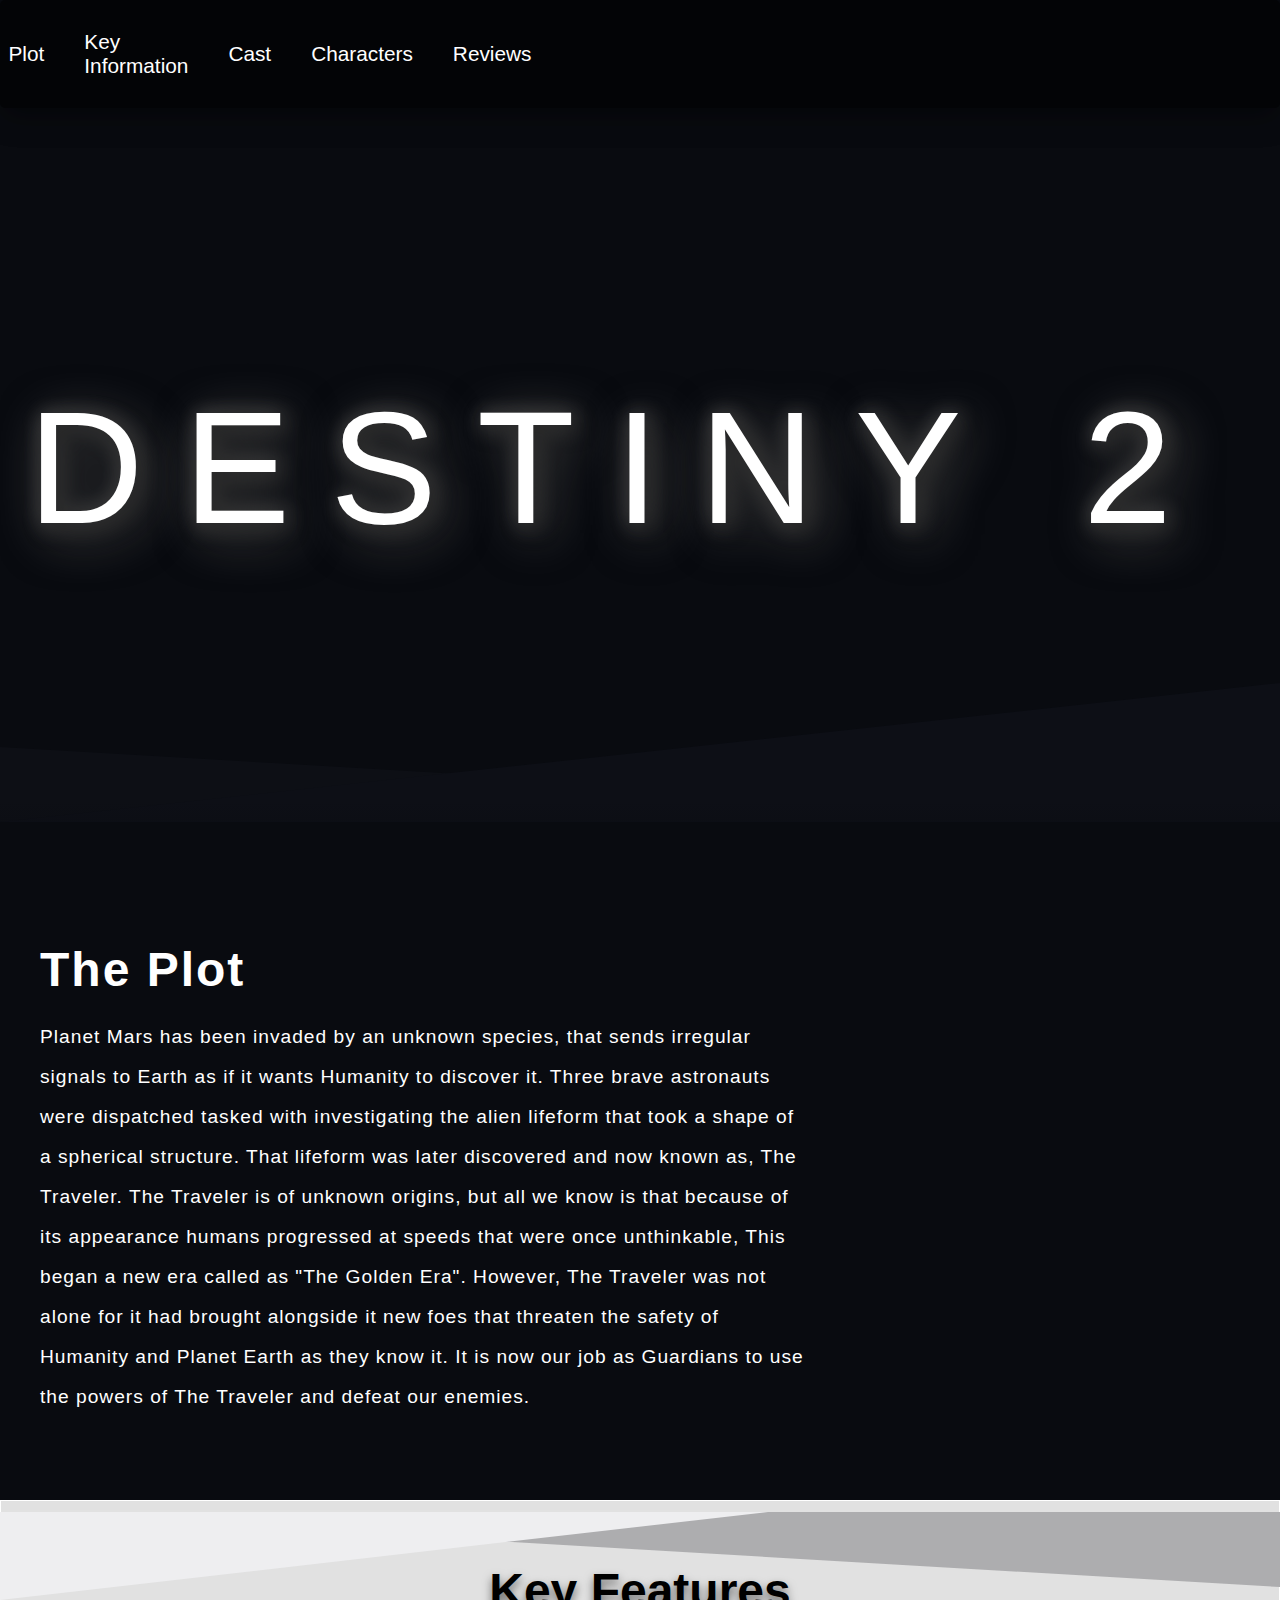
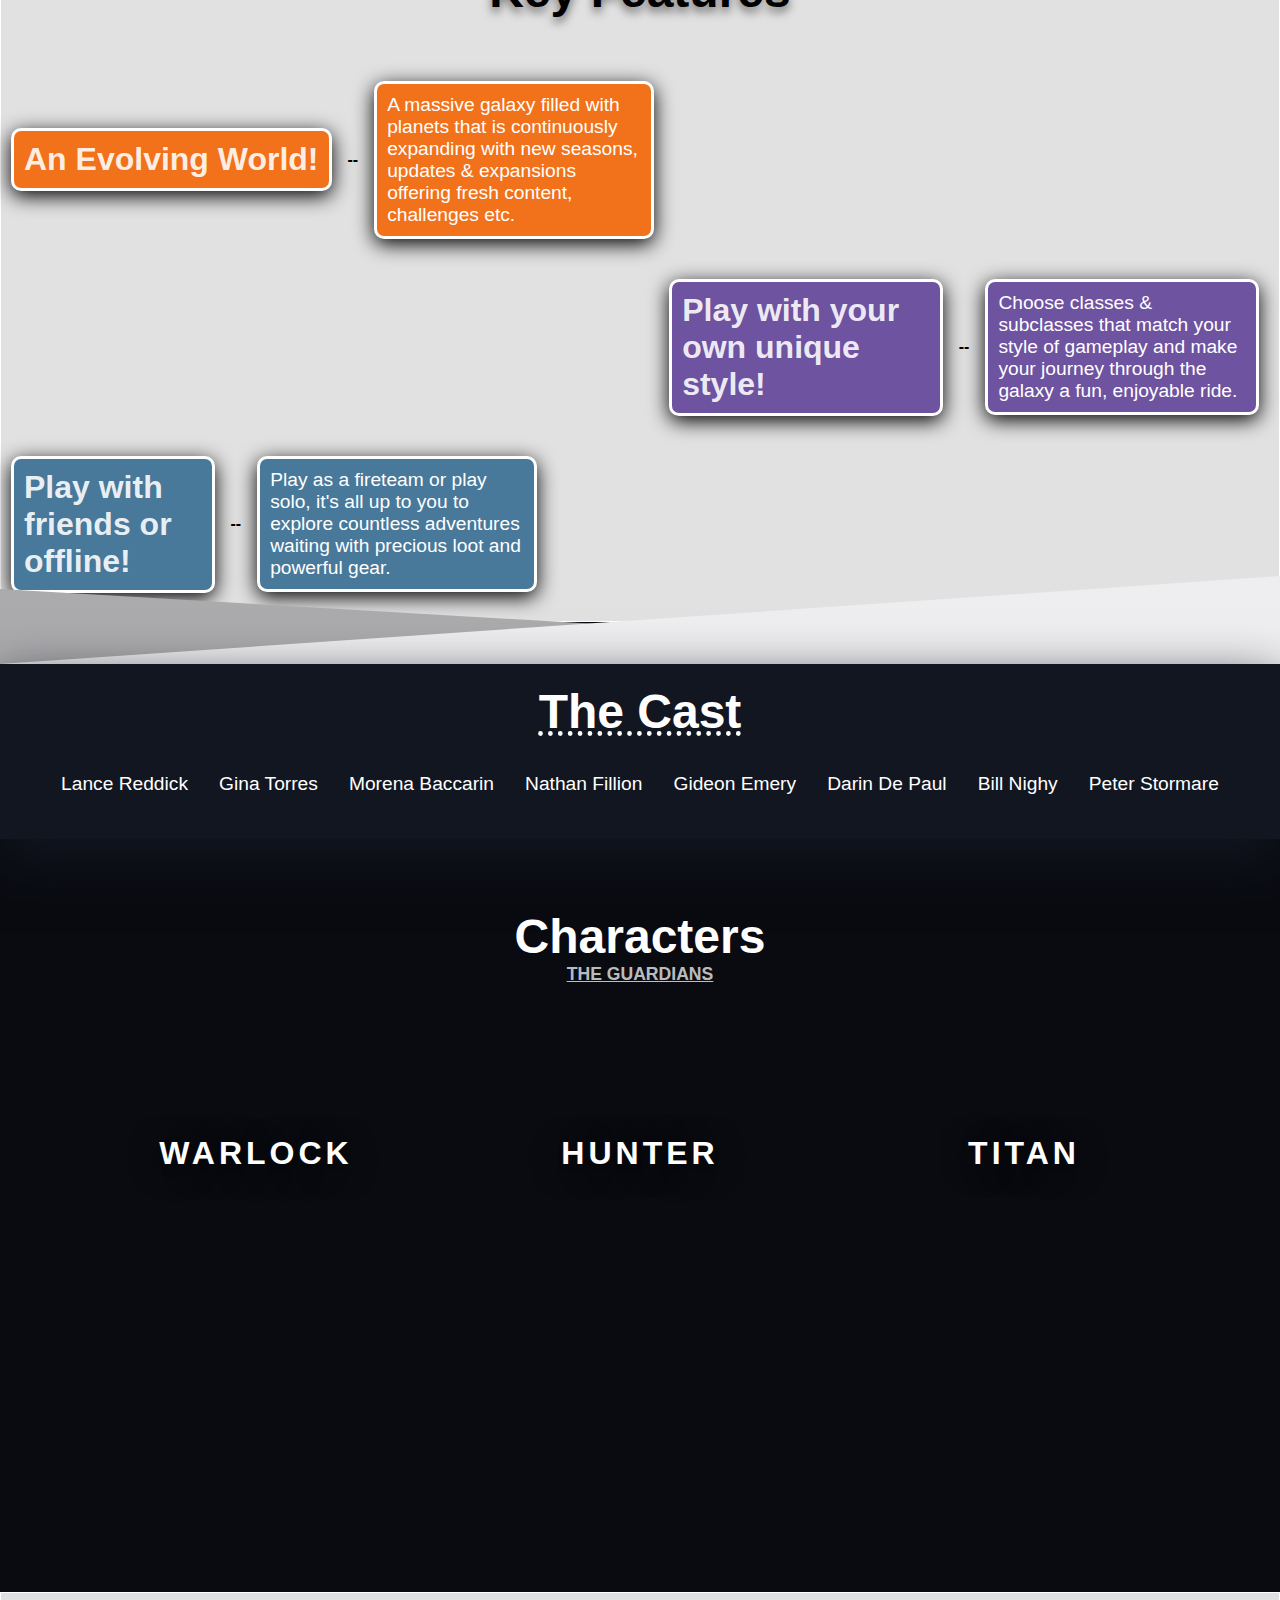
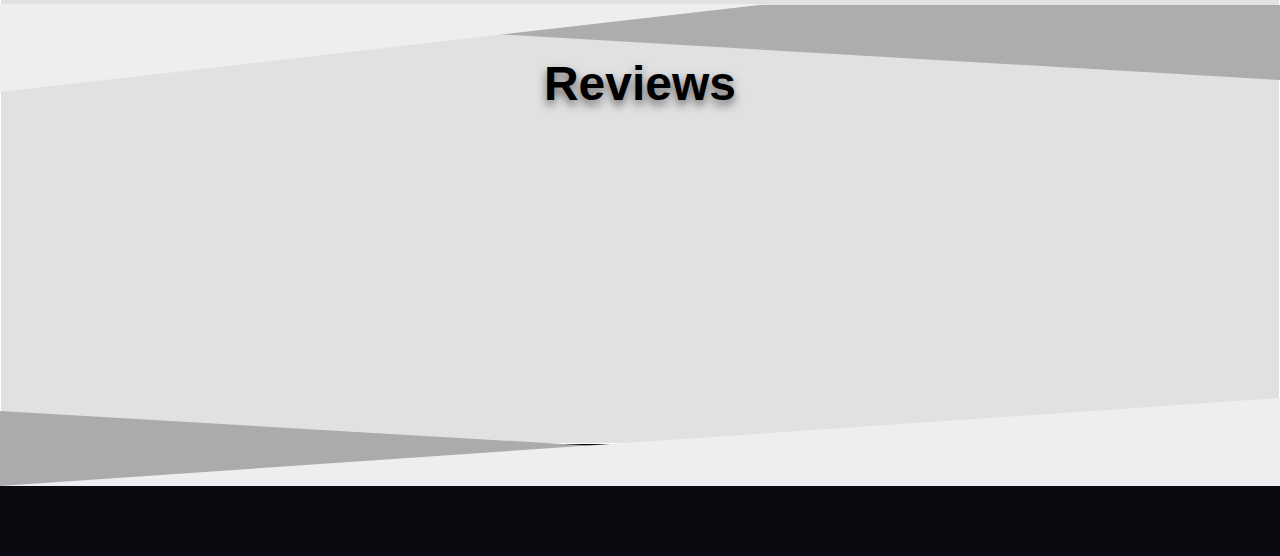
<file: Chapter-2-Links and navigation/Exercises/Multi-page website - BONUS/index.html>
<!DOCTYPE html>
<html lang="en">
  <head>
    <meta charset="UTF-8" />
    <meta name="viewport" content="width=device-width, initial-scale=1.0" />
    <title>Destiny 2</title>
    <link rel="stylesheet" href="style.css" />
    <link
      href="https://api.fontshare.com/v2/css?f[]=zodiak@300,400,700&f[]=general-sans@400,500&f[]=clash-grotesk@500&display=swap"
      rel="stylesheet"
    />
  </head>
  <body>
    <!-- Main container of the page holding all the information -->
    <div class="container">
      <!-- Container for the header of the page  -->
      <div class="top">
        <!-- Header section of the page -->
        <div class="header">
          <h1>Destiny 2</h1>
          <ul>
            <li><a href="plot.html"> Plot </a></li>
            <li><a href="keyinfo.html"> Key Information </a></li>
            <li><a href="cast.html"> Cast </a></li>
            <li><a href="char.html"> Characters </a></li>
            <li><a href="reviews.html"> Reviews </a></li>
          </ul>
          <a
            href="https://www.bungie.net/7/en/destiny/newlight"
            class="websitebtn"
          >
            Official Website
          </a>
        </div>
        <h1 class="title">Destiny 2</h1>
      </div>

      <!-- Seperator  -->

      <div class="seperator"></div>
      <div class="seperator2"></div>

      <!-- Main For Plot -->

      <div class="plot" id="plot">
        <h1>The Plot</h1>
        <p>
          Planet Mars has been invaded by an unknown species, that sends
          irregular signals to Earth as if it wants Humanity to discover it.
          Three brave astronauts were dispatched tasked with investigating the
          alien lifeform that took a shape of a spherical structure. That
          lifeform was later discovered and now known as, The Traveler. The
          Traveler is of unknown origins, but all we know is that because of its
          appearance humans progressed at speeds that were once unthinkable,
          This began a new era called as "The Golden Era". However, The Traveler
          was not alone for it had brought alongside it new foes that threaten
          the safety of Humanity and Planet Earth as they know it. It is now our
          job as Guardians to use the powers of The Traveler and defeat our
          enemies.
        </p>
      </div>

      <!-- Seperator -->

      <div class="seperator3"></div>
      <div class="seperator4"></div>

      <!-- Key information section -->

      <div class="keyinfo" id="keyinfo">
        <h1>Key Features</h1>
        <!-- Different box classes for each information to style them seperately -->
        <div class="box1">
          <h2>An Evolving World!</h2>
          <span> -- </span>
          <p>
            A massive galaxy filled with planets that is continuously expanding
            with new seasons, updates & expansions offering fresh content,
            challenges etc.
          </p>
        </div>
        <div class="box2">
          <h2>Play with your own unique style!</h2>
          <span> -- </span>
          <p>
            Choose classes & subclasses that match your style of gameplay and
            make your journey through the galaxy a fun, enjoyable ride.
          </p>
        </div>
        <div class="box3">
          <h2>Play with friends or offline!</h2>
          <span> -- </span>
          <p>
            Play as a fireteam or play solo, it's all up to you to explore
            countless adventures waiting with precious loot and powerful gear.
          </p>
        </div>
      </div>

      <!-- Seperators  -->
      <div class="seperator5"></div>
      <div class="seperator6"></div>

      <!-- Cast box -->
      <div class="cast" id="cast">
        <h1>The Cast</h1>
        <ul>
          <li>Lance Reddick</li>
          <li>Gina Torres</li>
          <li>Morena Baccarin</li>
          <li>Nathan Fillion</li>
          <li>Gideon Emery</li>
          <li>Darin De Paul</li>
          <li>Bill Nighy</li>
          <li>Peter Stormare</li>
        </ul>
      </div>
      <!-- Characters section -->

      <div class="char" id="char">
        <h1>Characters</h1>
        <h3>The Guardians</h3>
        <!-- Charbox class responsible for all the boxes inside the div -->
        <div class="charbox">
          <!-- different char boxes for each character information -->
          <div class="char1">
            <!-- two classes were to reveal the other on hover in this case it is "sub1" & "desc1" -->
            <h2 class="sub1">Warlock</h2>
            <p class="desc1">
              Warlocks specialise in sustaining themselves and destroying foes
              by using the powers of the universe
            </p>
          </div>
          <div class="char2">
            <h2 class="sub2">Hunter</h2>
            <p class="desc2">
              Quick on guns, Quicker on Feet, Hunters do not follow any law
              besides the ones they make in their own journey.
            </p>
          </div>
          <div class="char3">
            <h2 class="sub3">Titan</h2>
            <p class="desc3">
              Titans are the forefront of assaults, leading the team with
              aggresive tactics and superb defenses.
            </p>
          </div>
        </div>
      </div>

      <!-- Seperator  -->
      <div class="seperator3"></div>
      <div class="seperator4"></div>

      <!-- Review Section -->

      <div class="reviews" id="reviews">
        <h1>Reviews</h1>
        <div class="review-box">
          <h2 class="review">IGN 8.5/10 Metacritc 85% Steam 9/10</h2>
          <h2 class="review">
            "Great Acclaimed game development studio Bungie continues on its
            path with this second game in the blockbuster shooter franchise
            Destiny." - IGN
          </h2>
          <h2 class="review">"Generally Favourable" - Metacritic 85%</h2>
          <h2 class="review">
            "space but with killing. you shouldn't need more." -
            austintruedale03 (Steam) 9/10
          </h2>
        </div>
      </div>

      <!-- seperator -->
      <div class="seperator5"></div>
      <div class="seperator6"></div>
    </div>
  </body>
</html>
</file>
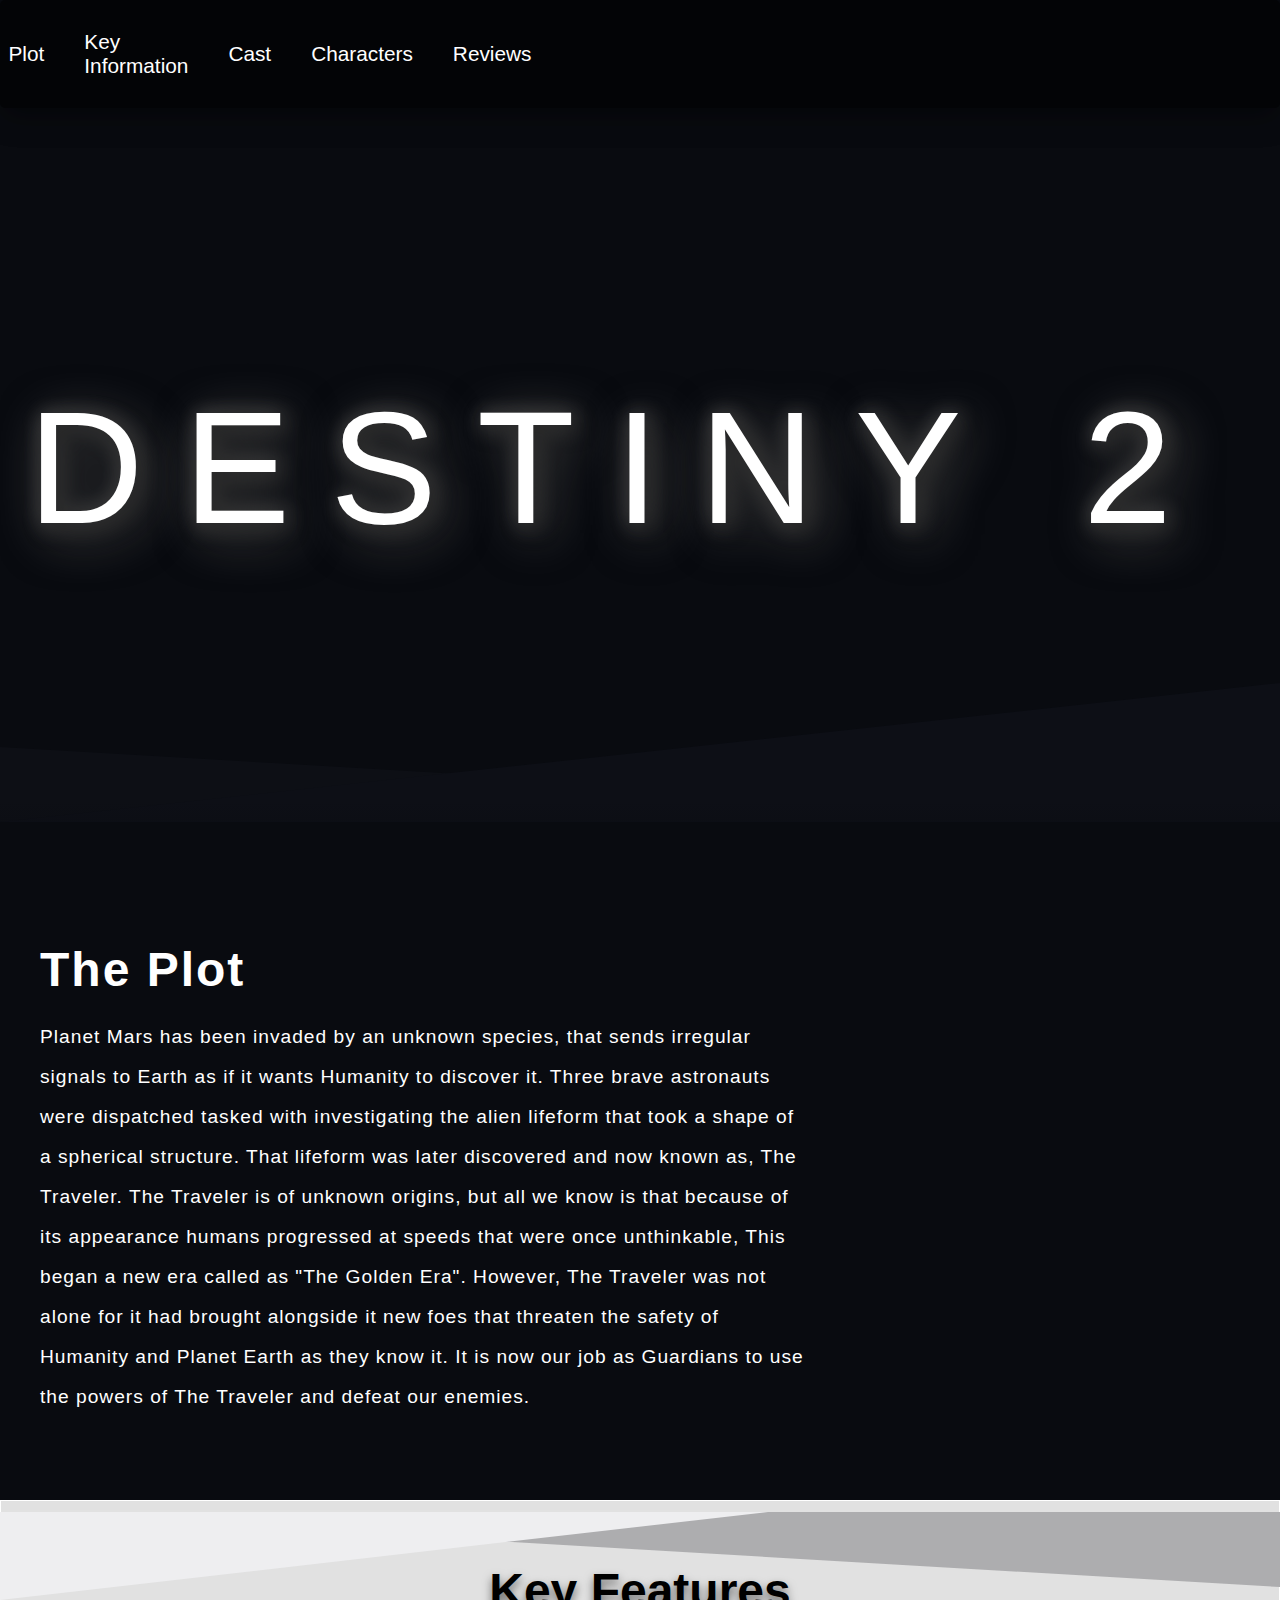
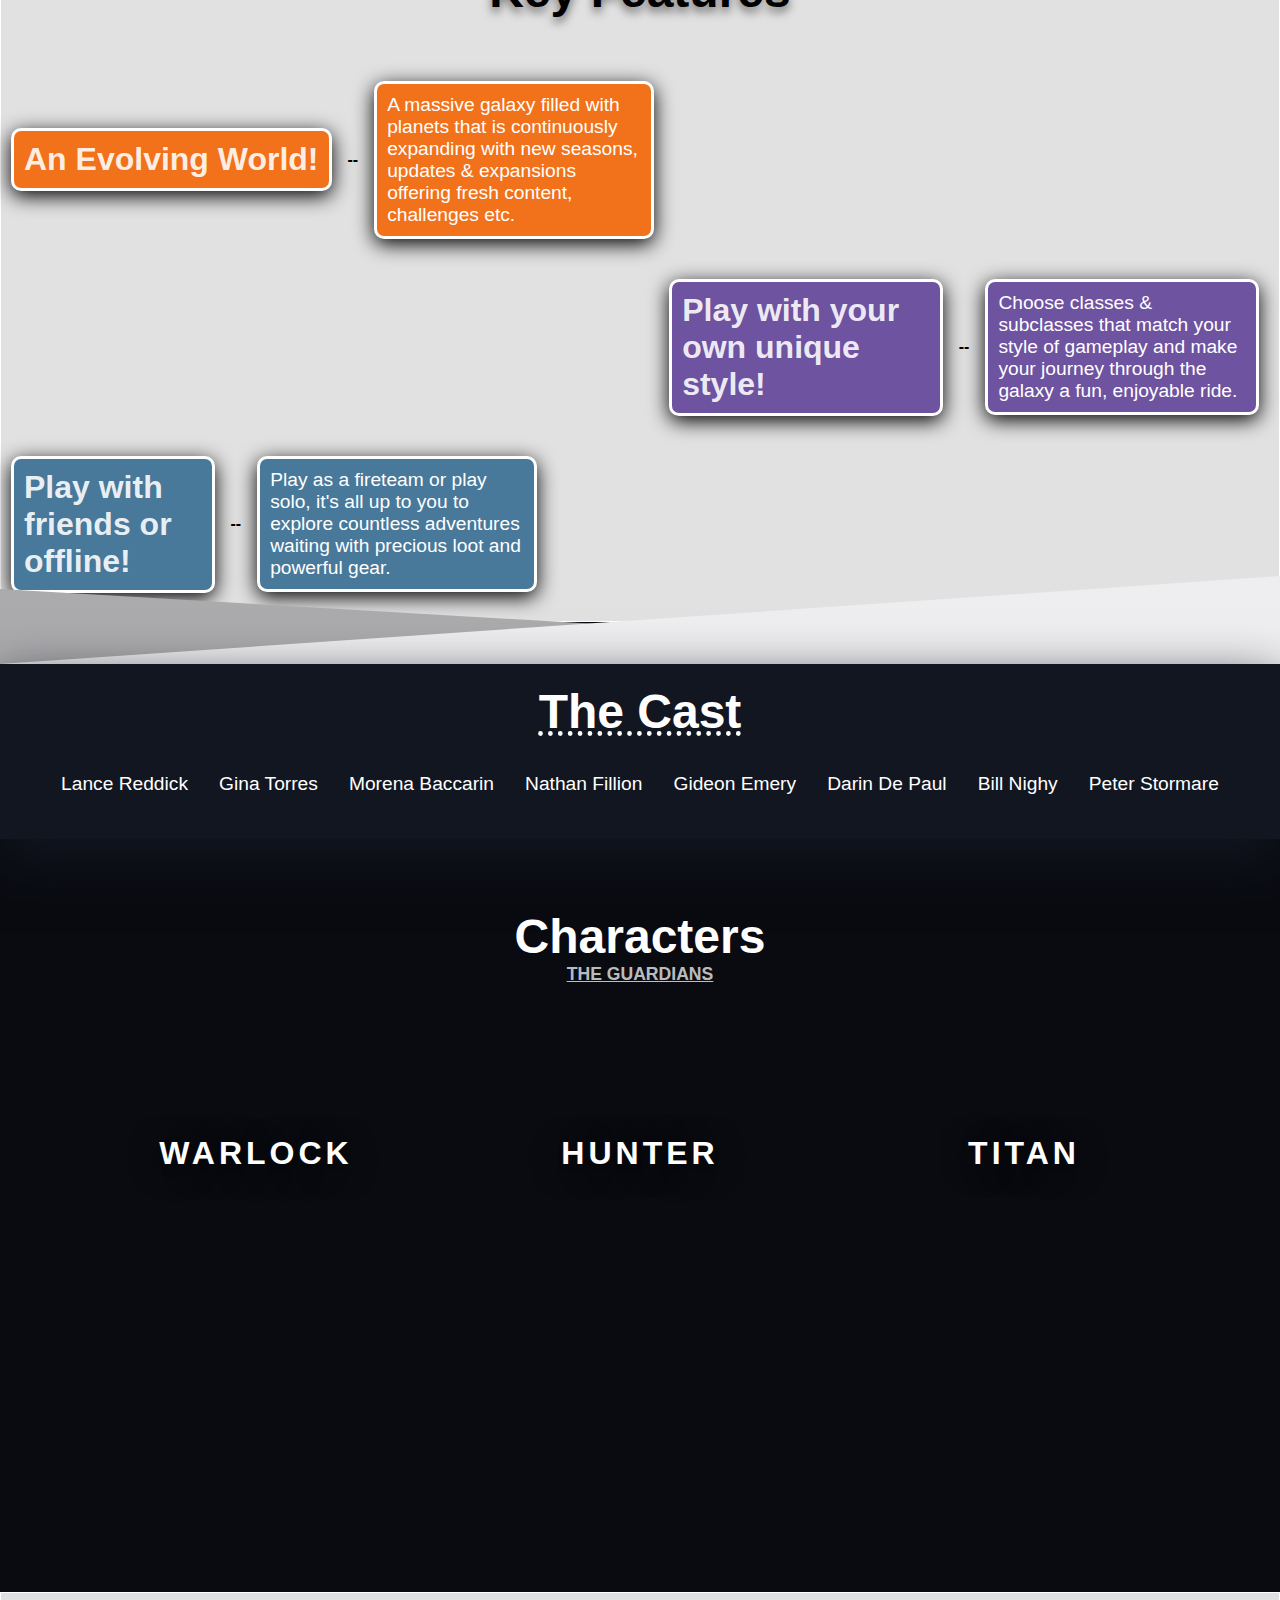
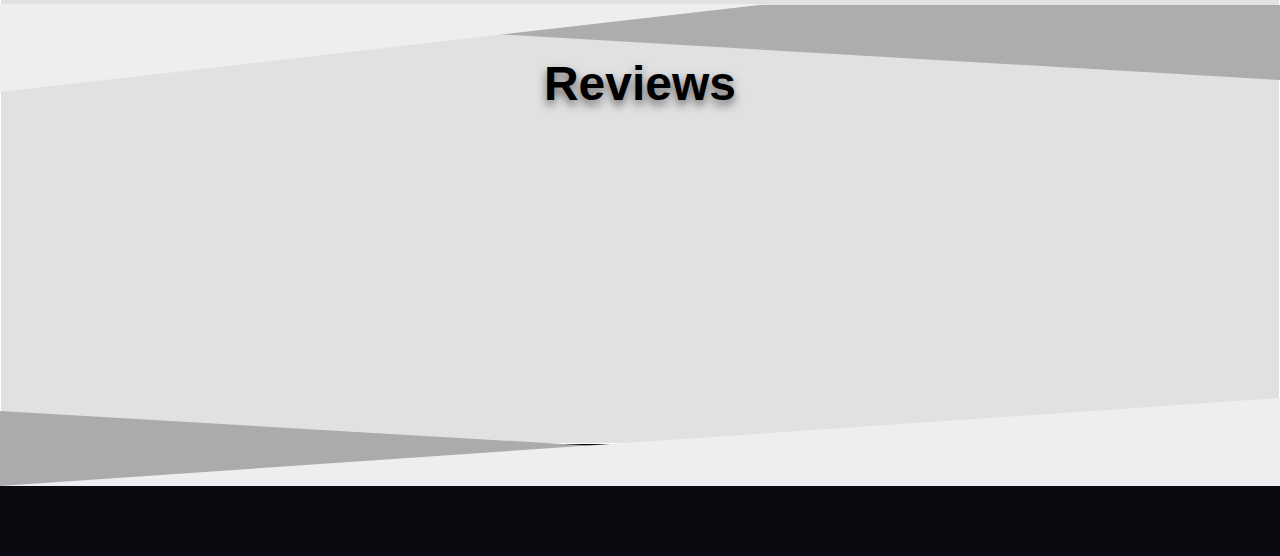
<file: Chapter-2-Links and navigation/Exercises/One-Page Website - MAIN/index.html>
<!DOCTYPE html>
<html lang="en">
  <head>
    <meta charset="UTF-8" />
    <meta name="viewport" content="width=device-width, initial-scale=1.0" />
    <title>Destiny 2</title>
    <link rel="stylesheet" href="style.css" />
    <link
      href="https://api.fontshare.com/v2/css?f[]=zodiak@300,400,700&f[]=general-sans@400,500&f[]=clash-grotesk@500&display=swap"
      rel="stylesheet"
    />
  </head>
  <body>
    <!-- Main container of the page holding all the information -->
    <div class="container">
      <!-- Container for the header of the page  -->
      <div class="top">
        <!-- Header section of the page -->
        <div class="header">
          <h1>Destiny 2</h1>
          <ul>
            <li><a href="#plot"> Plot </a></li>
            <li><a href="#keyinfo"> Key Information </a></li>
            <li><a href="#cast"> Cast </a></li>
            <li><a href="#char"> Characters </a></li>
            <li><a href="#reviews"> Reviews </a></li>
          </ul>
          <a
            href="https://www.bungie.net/7/en/destiny/newlight"
            class="websitebtn"
          >
            Official Website
          </a>
        </div>
        <h1 class="title">Destiny 2</h1>
      </div>

      <!-- Seperator  -->

      <div class="seperator"></div>
      <div class="seperator2"></div>

      <!-- Main For Plot -->

      <div class="plot" id="plot">
        <h1>The Plot</h1>
        <p>
          Planet Mars has been invaded by an unknown species, that sends
          irregular signals to Earth as if it wants Humanity to discover it.
          Three brave astronauts were dispatched tasked with investigating the
          alien lifeform that took a shape of a spherical structure. That
          lifeform was later discovered and now known as, The Traveler. The
          Traveler is of unknown origins, but all we know is that because of its
          appearance humans progressed at speeds that were once unthinkable,
          This began a new era called as "The Golden Era". However, The Traveler
          was not alone for it had brought alongside it new foes that threaten
          the safety of Humanity and Planet Earth as they know it. It is now our
          job as Guardians to use the powers of The Traveler and defeat our
          enemies.
        </p>
      </div>

      <!-- Seperator -->

      <div class="seperator3"></div>
      <div class="seperator4"></div>

      <!-- Key information section -->

      <div class="keyinfo" id="keyinfo">
        <h1>Key Features</h1>
        <!-- Different box classes for each information to style them seperately -->
        <div class="box1">
          <h2>An Evolving World!</h2>
          <span> -- </span>
          <p>
            A massive galaxy filled with planets that is continuously expanding
            with new seasons, updates & expansions offering fresh content,
            challenges etc.
          </p>
        </div>
        <div class="box2">
          <h2>Play with your own unique style!</h2>
          <span> -- </span>
          <p>
            Choose classes & subclasses that match your style of gameplay and
            make your journey through the galaxy a fun, enjoyable ride.
          </p>
        </div>
        <div class="box3">
          <h2>Play with friends or offline!</h2>
          <span> -- </span>
          <p>
            Play as a fireteam or play solo, it's all up to you to explore
            countless adventures waiting with precious loot and powerful gear.
          </p>
        </div>
      </div>

      <!-- Seperators  -->
      <div class="seperator5"></div>
      <div class="seperator6"></div>

      <!-- Cast box -->
      <div class="cast" id="cast">
        <h1>The Cast</h1>
        <ul>
          <li>Lance Reddick</li>
          <li>Gina Torres</li>
          <li>Morena Baccarin</li>
          <li>Nathan Fillion</li>
          <li>Gideon Emery</li>
          <li>Darin De Paul</li>
          <li>Bill Nighy</li>
          <li>Peter Stormare</li>
        </ul>
      </div>
      <!-- Characters section -->

      <div class="char" id="char">
        <h1>Characters</h1>
        <h3>The Guardians</h3>
        <!-- Charbox class responsible for all the boxes inside the div -->
        <div class="charbox">
          <!-- different char boxes for each character information -->
          <div class="char1">
            <!-- two classes were to reveal the other on hover in this case it is "sub1" & "desc1" -->
            <h2 class="sub1">Warlock</h2>
            <p class="desc1">
              Warlocks specialise in sustaining themselves and destroying foes
              by using the powers of the universe
            </p>
          </div>
          <div class="char2">
            <h2 class="sub2">Hunter</h2>
            <p class="desc2">
              Quick on guns, Quicker on Feet, Hunters do not follow any law
              besides the ones they make in their own journey.
            </p>
          </div>
          <div class="char3">
            <h2 class="sub3">Titan</h2>
            <p class="desc3">
              Titans are the forefront of assaults, leading the team with
              aggresive tactics and superb defenses.
            </p>
          </div>
        </div>
      </div>

      <!-- Seperator  -->
      <div class="seperator3"></div>
      <div class="seperator4"></div>

      <!-- Review Section -->

      <div class="reviews" id="reviews">
        <h1>Reviews</h1>
        <div class="review-box">
          <h2 class="review">IGN 8.5/10 Metacritc 85% Steam 9/10</h2>
          <h2 class="review">
            "Great Acclaimed game development studio Bungie continues on its
            path with this second game in the blockbuster shooter franchise
            Destiny." - IGN
          </h2>
          <h2 class="review">"Generally Favourable" - Metacritic 85%</h2>
          <h2 class="review">
            "space but with killing. you shouldn't need more." -
            austintruedale03 (Steam) 9/10
          </h2>
        </div>
      </div>

      <!-- seperator -->
      <div class="seperator5"></div>
      <div class="seperator6"></div>
    </div>
  </body>
</html>
</file>
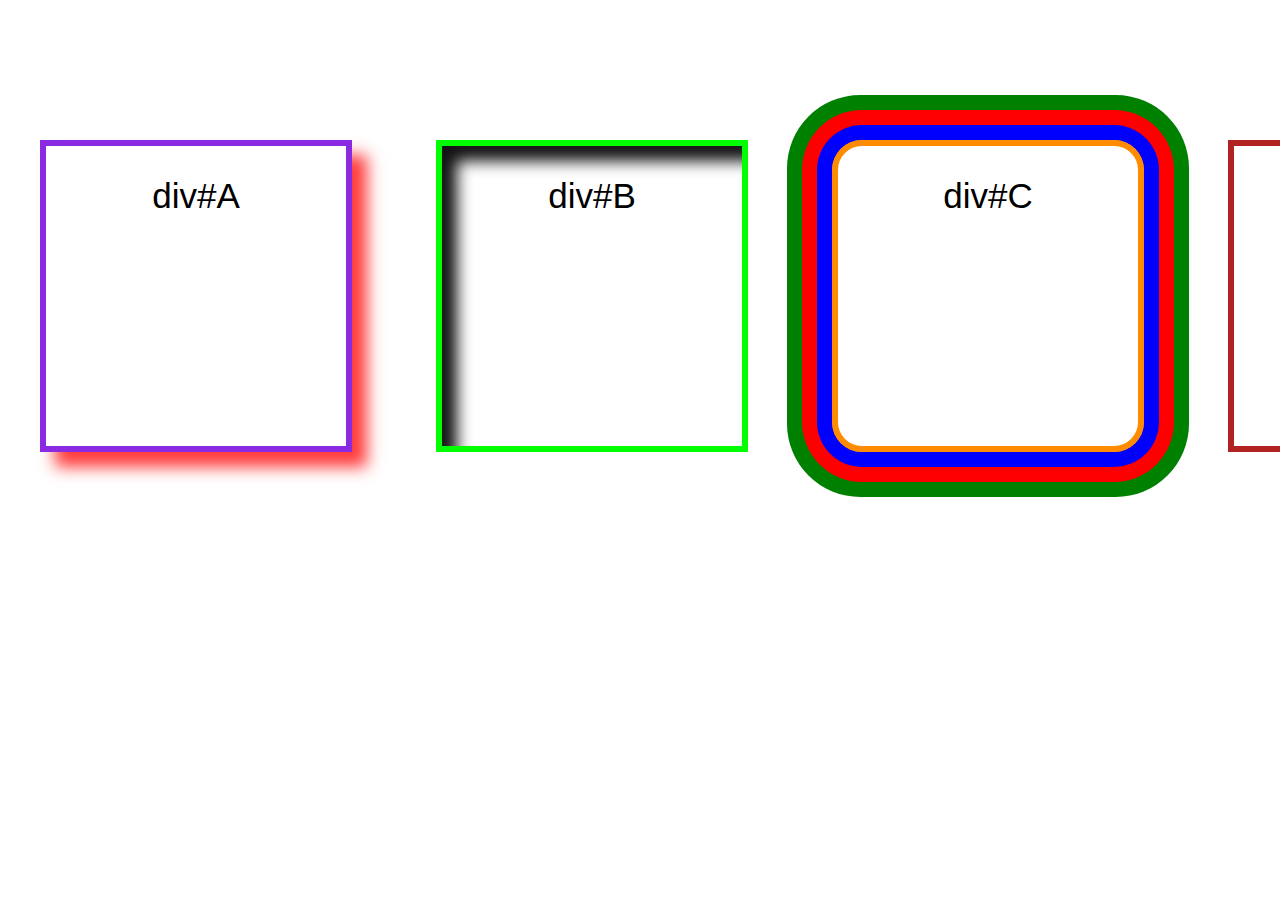
<file: Chapter-3-Images/Exercises/Styling those divs - BONUS/index.html>
<!DOCTYPE html>
<html lang="en">
  <head>
    <meta charset="UTF-8" />
    <meta name="viewport" content="width=device-width, initial-scale=1.0" />
    <title>Image</title>
    <link rel="stylesheet" href="style.css" />
  </head>
  <body>
    <div>
      <div class="divbox-1">div#A</div>
      <div class="divbox-2">div#B</div>
      <div class="divbox-3">div#C</div>
      <div class="divbox-4">div#D</div>
    </div>
  </body>
</html>
</file>
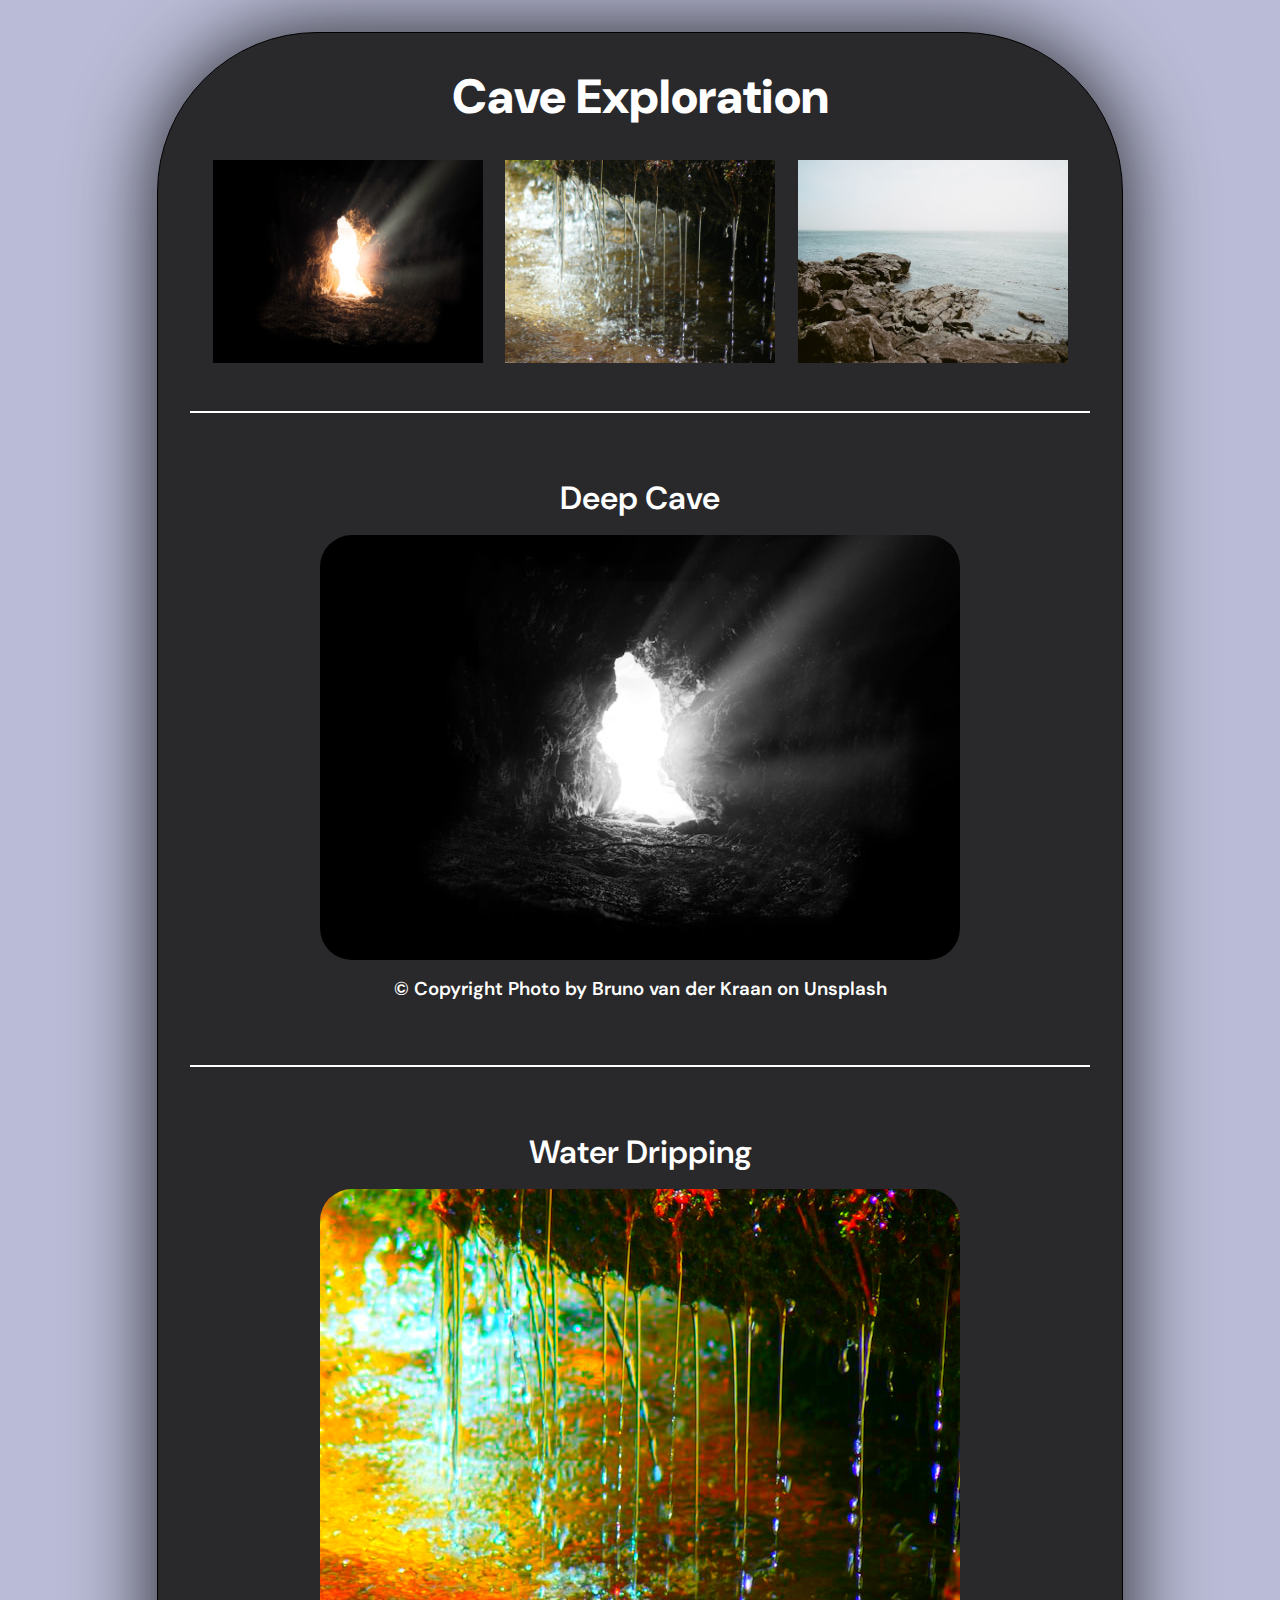
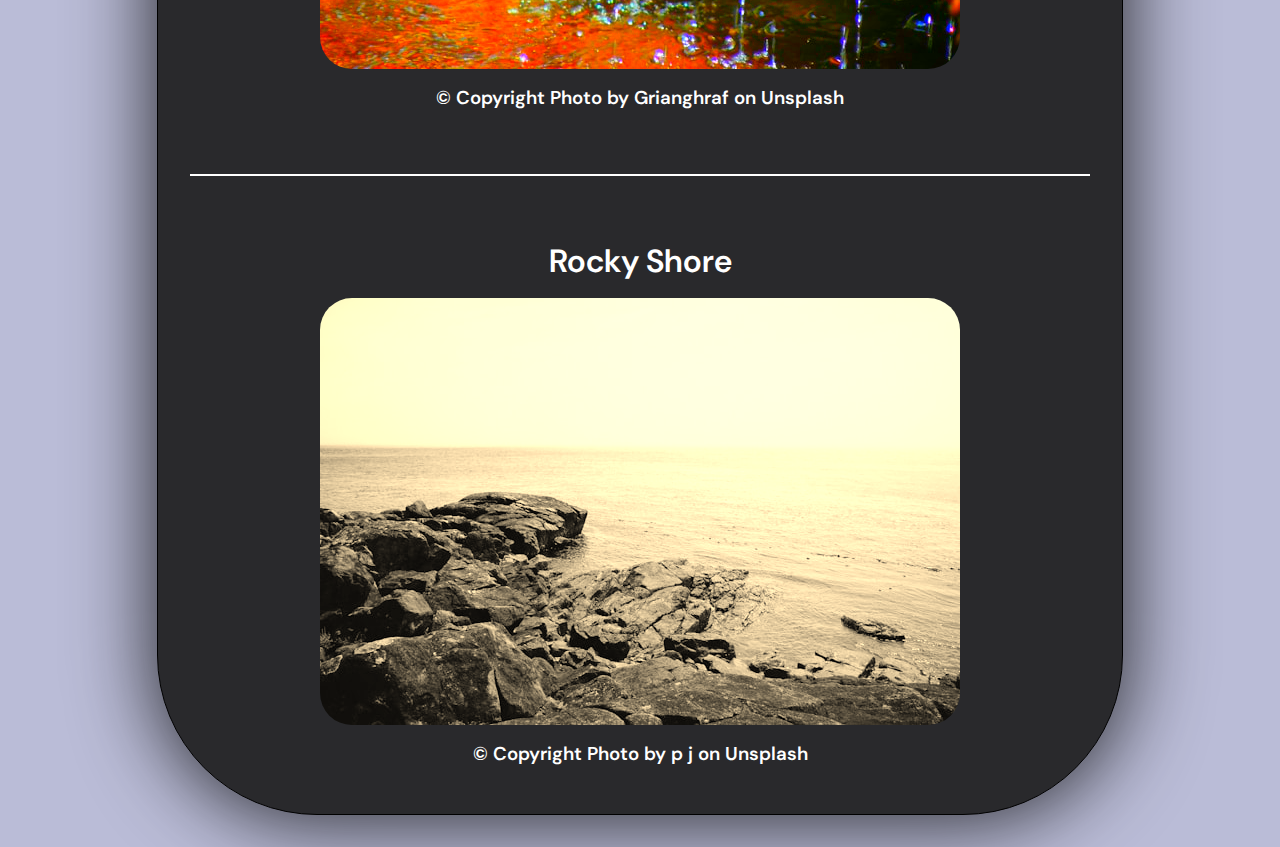
<file: Chapter-3-Images/Exercises/Three Images - MAIN/index.html>
<!DOCTYPE html>
<html lang="en">
<head>
    <meta charset="UTF-8">
    <meta name="viewport" content="width=device-width, initial-scale=1.0">
    <!-- Three Images - MAIN -->
    <title>Three Images</title>
    <link rel="stylesheet" href="style.css">
    <!-- fonts from google fonts vv -->
    <link rel="preconnect" href="https://fonts.googleapis.com">
    <link rel="preconnect" href="https://fonts.gstatic.com" crossorigin>
    <link href="https://fonts.googleapis.com/css2?family=DM+Sans:ital,opsz,wght@0,9..40,100..1000;1,9..40,100..1000&display=swap" rel="stylesheet">
</head>
<body>
    <main>
        <!-- Making container for the whole content -->
        <div class="maincontainer">
            <!-- Theme of the three images -->
            <h1> Cave Exploration </h1>
            <!-- image container to hold the three images in the beginning -->
            <div class="imagecontainer"> 
                <img src="cave.jpg" alt="caveimg">
                <img src="waterdrip.jpg" alt="drippingwaterimg">
                <img src="shore.jpg" alt="shoreimg">
            </div>
            <!-- hr lines to seperate content -->
            <hr>
            <!-- imgboxes to style individual images and their boxes -->
            <div class="imgbox">
                <!-- title of images -->
                <h2> Deep Cave </h2>
                <img src="cave.jpg" alt="caveimg" class="img1">
                <!-- copyright given to respective owners -->
                <h3> © Copyright Photo by Bruno van der Kraan on Unsplash </h3>
            </div>
            <hr>
            <div class="imgbox">
                <h2> Water Dripping </h2>
                <img src="waterdrip.jpg" alt="drippingwaterimg" class="img2">          
                <h3> © Copyright Photo by Grianghraf on Unsplash </h3>
            </div>
            <hr>
            <div class="imgbox">
                <h2> Rocky Shore </h2>
                <img src="shore.jpg" alt="shoreimg" class="img3">
                <h3> © Copyright Photo by p j on Unsplash </h3>
            </div>
        </div>
    </main>
</body>
</html>
</file>
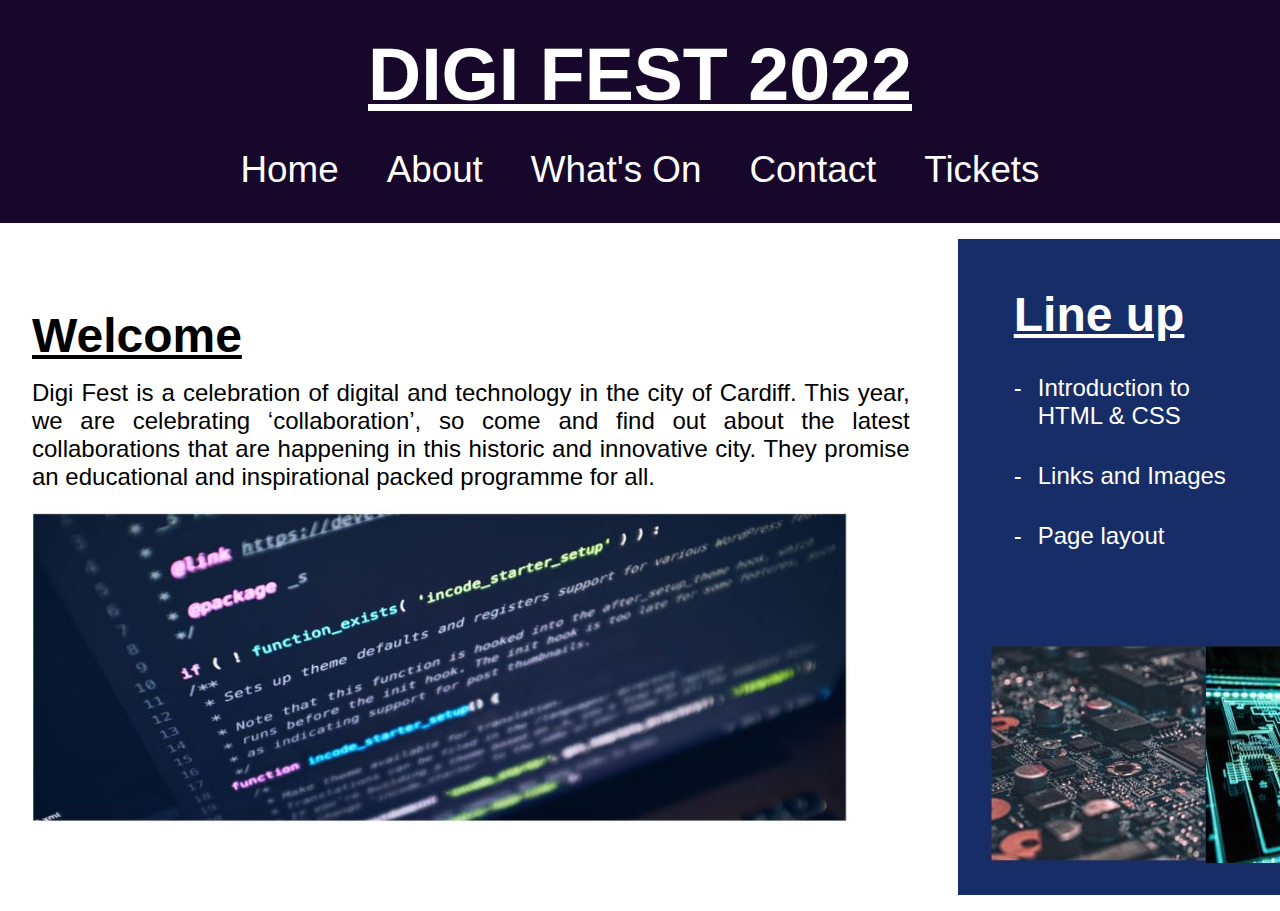
<file: Chapter-4-Page Layout/Exercises/Structuring a webpage - MAIN/index.html>
<!DOCTYPE html>
<html lang="en">
<head>
    <meta charset="UTF-8">
    <meta name="viewport" content="width=device-width, initial-scale=1.0">
    <title>DigiFest 2022</title>
    <link rel="stylesheet" href="style.css">
</head>
<body>
    <!-- Logo and navbar of the page -->
    <header>
        <h1> DIGI FEST 2022 </h1>
        <!-- Navbar vv -->
        <nav>
            <a href="#"> Home </a>
            <a href="#"> About </a>
            <a href="#"> What's On </a>
            <a href="#"> Contact </a>
            <a href="#"> Tickets </a>
        </nav> 
    </header>
    <!-- the container for the main information in the webpage -->
    <main>
        <!-- 2nd container for the webpage -->
        <section>
            <!-- Article which holds the welcome heading, text and one image -->
            <article>
                <h2> Welcome </h2>
                <p> Digi Fest is a celebration of digital and technology in the city of Cardiff. 
                    This year, we are celebrating ‘collaboration’, 
                    so come and find out about the latest collaborations that are happening in this historic and innovative city. 
                    They promise an educational and inspirational packed programme for all.</p>
                <img src="assnment1.jpg" alt="articlepic">
            </article>
            <!-- Aside information holding the line up box, heading, Unordered list & 2 images -->
            <aside>
                <h2> Line up </h2>
                <ul>
                    <li> Introduction to HTML & CSS </li>
                    <li> Links and Images </li>
                    <li> Page layout </li>
                </ul>
                <!-- container for the images -->
                <div class="imgcontainer">
                    <img src="assnment2.jpg" alt="lineup#1">
                    <img src="assnment3.jpg" alt="lineup#2">
                </div>
            </aside>
        </section>
    </main>
    <!-- footer of the page -->
    <footer>
        <h3> © 2022 DigiFest Ltd. </h3>
    </footer>
</body>
</html>
</file>
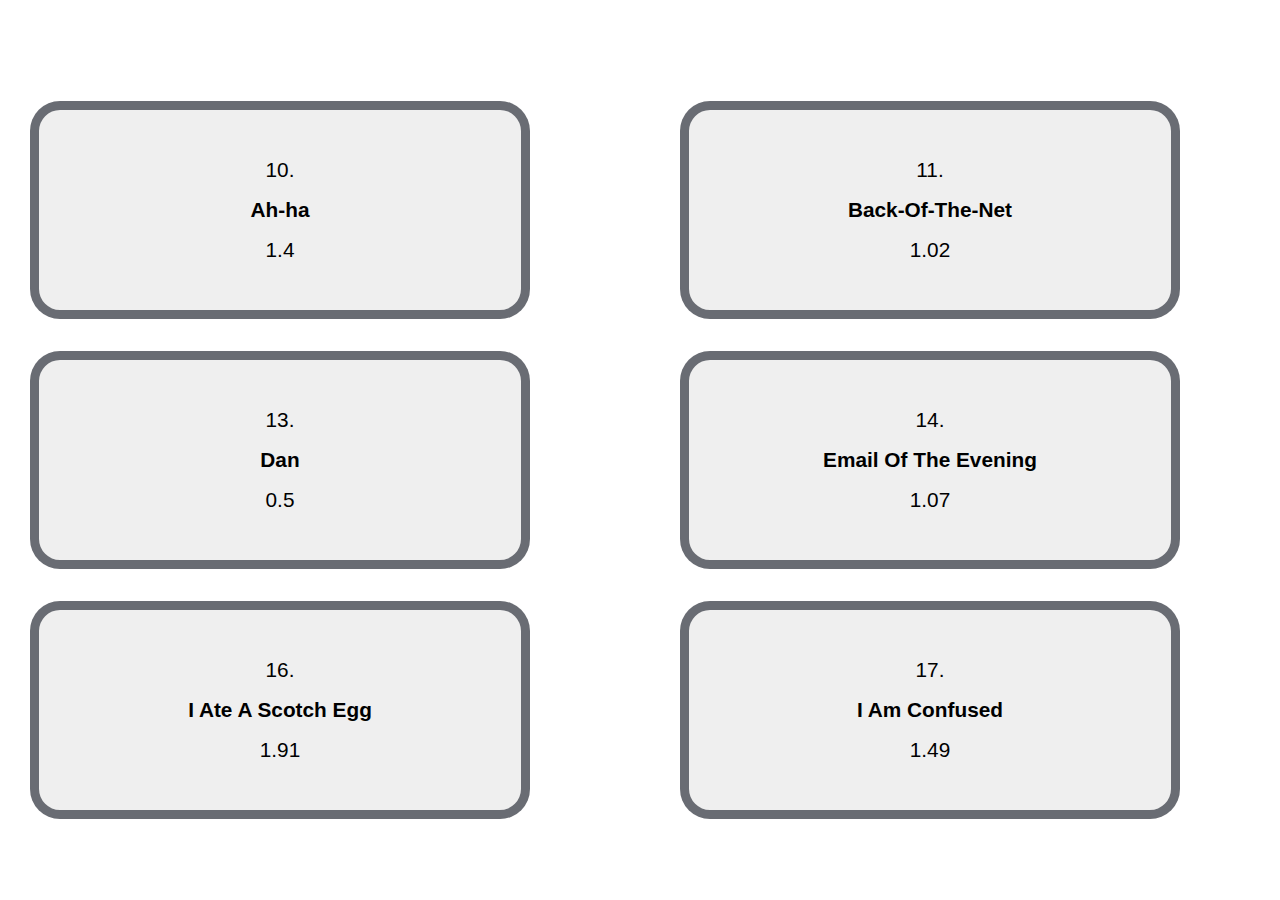
<file: Chapter-5-Embedded Content/Exercises/Alan Partridge Soundboard - BONUS/index.html>
<!DOCTYPE html>
<html lang="en">
  <head>
    <meta charset="UTF-8" />
    <meta name="viewport" content="width=device-width, initial-scale=1.0" />
    <title>Audio sampler</title>
    <link rel="stylesheet" href="style.css" />
  </head>
  <body>
    <!-- Audio section -->
    <audio src="ah-ha.mp3" id="audio1"></audio>
    <audio src="back-of-the-net.mp3" id="audio2"></audio>
    <audio src="bangoutoforder.mp3" id="audio3"></audio>
    <audio src="dan.mp3" id="audio4"></audio>
    <audio src="emailoftheevening.mp3" id="audio5"></audio>
    <audio src="hellopartridge.mp3" id="audio6"></audio>
    <audio src="iateascotchegg.mp3" id="audio7"></audio>
    <audio src="imconfused.mp3" id="audio8"></audio>
    <!-- Main for the other container -->
    <div class="main">
      <h1>~~ Audio Sampler ~~</h1>
      <!-- Main container holding all the information -->
      <div class="container">
        <!-- Each sound has the same class and a button with a function that is later tweaked in js -->
        <div class="sound">
          <button onclick="playAudio1()" type="button">
            10. <br />
            <span> Ah-ha </span> <br />
            1.4
          </button>
        </div>
        <div class="sound">
          <button onclick="playAudio2()" type="button">
            11. <br />
            <span>Back-Of-The-Net </span>
            <br />
            1.02
          </button>
        </div>
        <div class="sound">
          <button onclick="playAudio3()" type="button">
            12. <br />
            <span> Bang Out of Order</span><br />
            1.38
          </button>
        </div>
        <div class="sound">
          <button onclick="playAudio4()" type="button">
            13. <br />
            <span> Dan</span> <br />
            0.5
          </button>
        </div>
        <div class="sound">
          <button onclick="playAudio5()" type="button">
            14. <br />
            <span> Email Of The Evening</span> <br />
            1.07
          </button>
        </div>
        <div class="sound">
          <button onclick="playAudio6()" type="button">
            15. <br />
            <span> Hello Partridge</span> <br />
            2.25
          </button>
        </div>
        <div class="sound">
          <button onclick="playAudio7()" type="button">
            16. <br />
            <span> I Ate A Scotch Egg</span> <br />
            1.91
          </button>
        </div>
        <div class="sound">
          <button onclick="playAudio8()" type="button">
            17. <br />
            <span> I Am Confused</span> <br />
            1.49
          </button>
        </div>
      </div>
    </div>
    <!-- Linking the js file -->
    <script src="index.js"></script>
  </body>
</html>
</file>
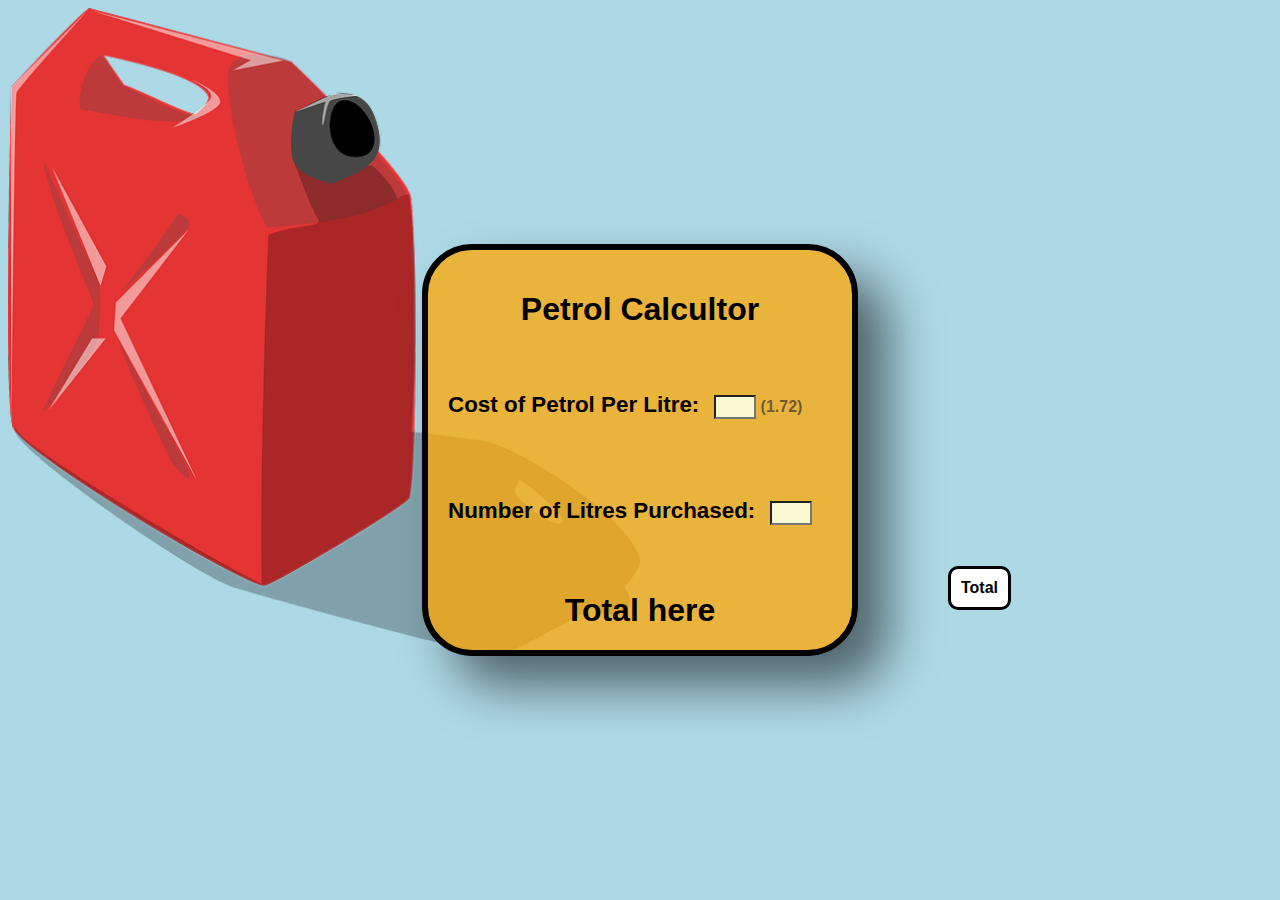
<file: Chapter-6-Javascript/Exercises/Petrol Calculator - MAIN/index.html>
<!DOCTYPE html>
<html lang="en">
  <head>
    <meta charset="UTF-8" />
    <meta name="viewport" content="width=device-width, initial-scale=1.0" />
    <title>Calculator</title>
    <link rel="stylesheet" href="style.css" />
  </head>
  <body>
    <!-- Image of a gascan behind the page -->
    <img src="gascan2.jpg" alt="gascan" />
    <!-- Main container for the information -->
    <div class="container">
      <h1>Petrol Calcultor</h1>
      <!-- Calculator box -->
      <div class="calculator">
        <!-- First input and its label -->
        <label for="num1">Cost of Petrol Per Litre:</label>
        <span> <input type="text" id="num1" /> (1.72) </span><br /><br /><br />
        <!-- Second input and its label -->
        <label for="num2">Number of Litres Purchased:</label>
        <span> <input type="text" id="num2" /> </span>
      </div>
      <!-- button to calculate final cost -->
      <button onclick="calculate()">Total</button>
      <!-- p tag that changes and shows the number -->
      <p id="total">Total here</p>
    </div>

    <script src="index.js"></script>
  </body>
</html>
</file>
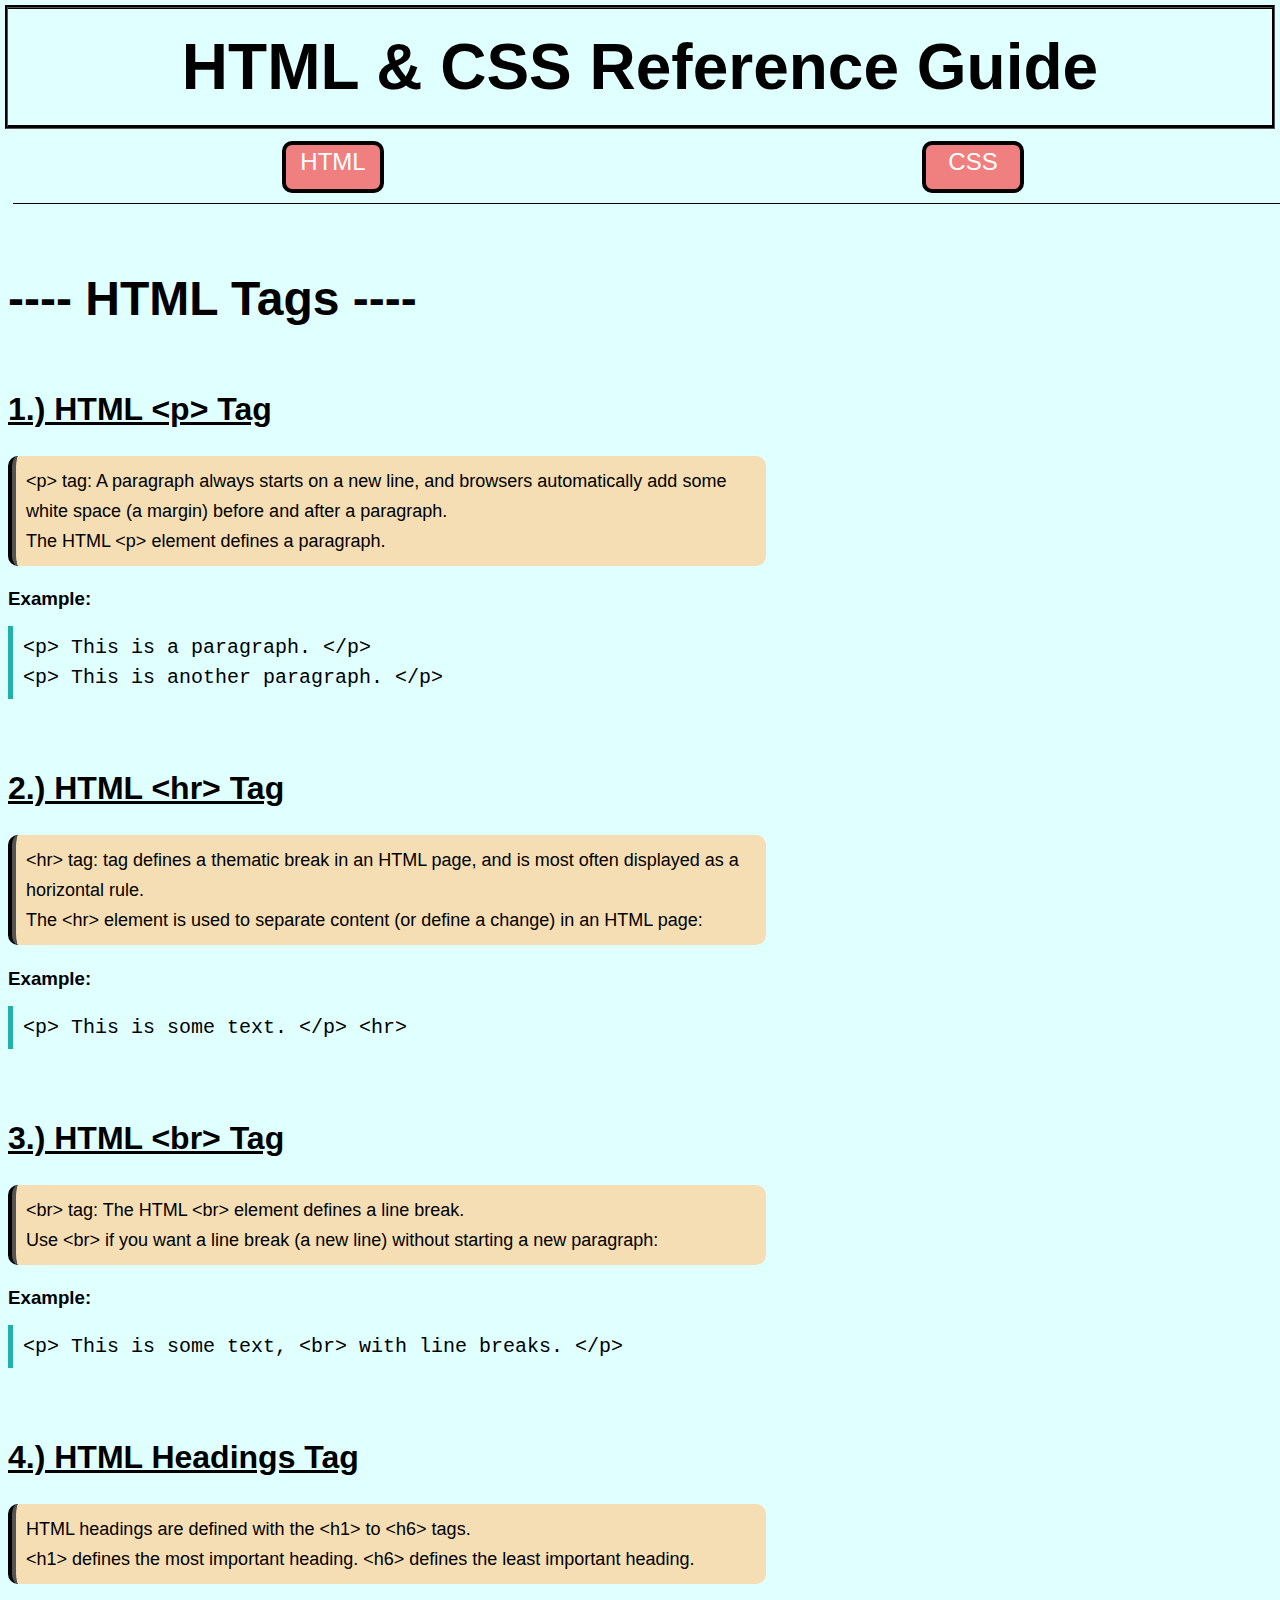
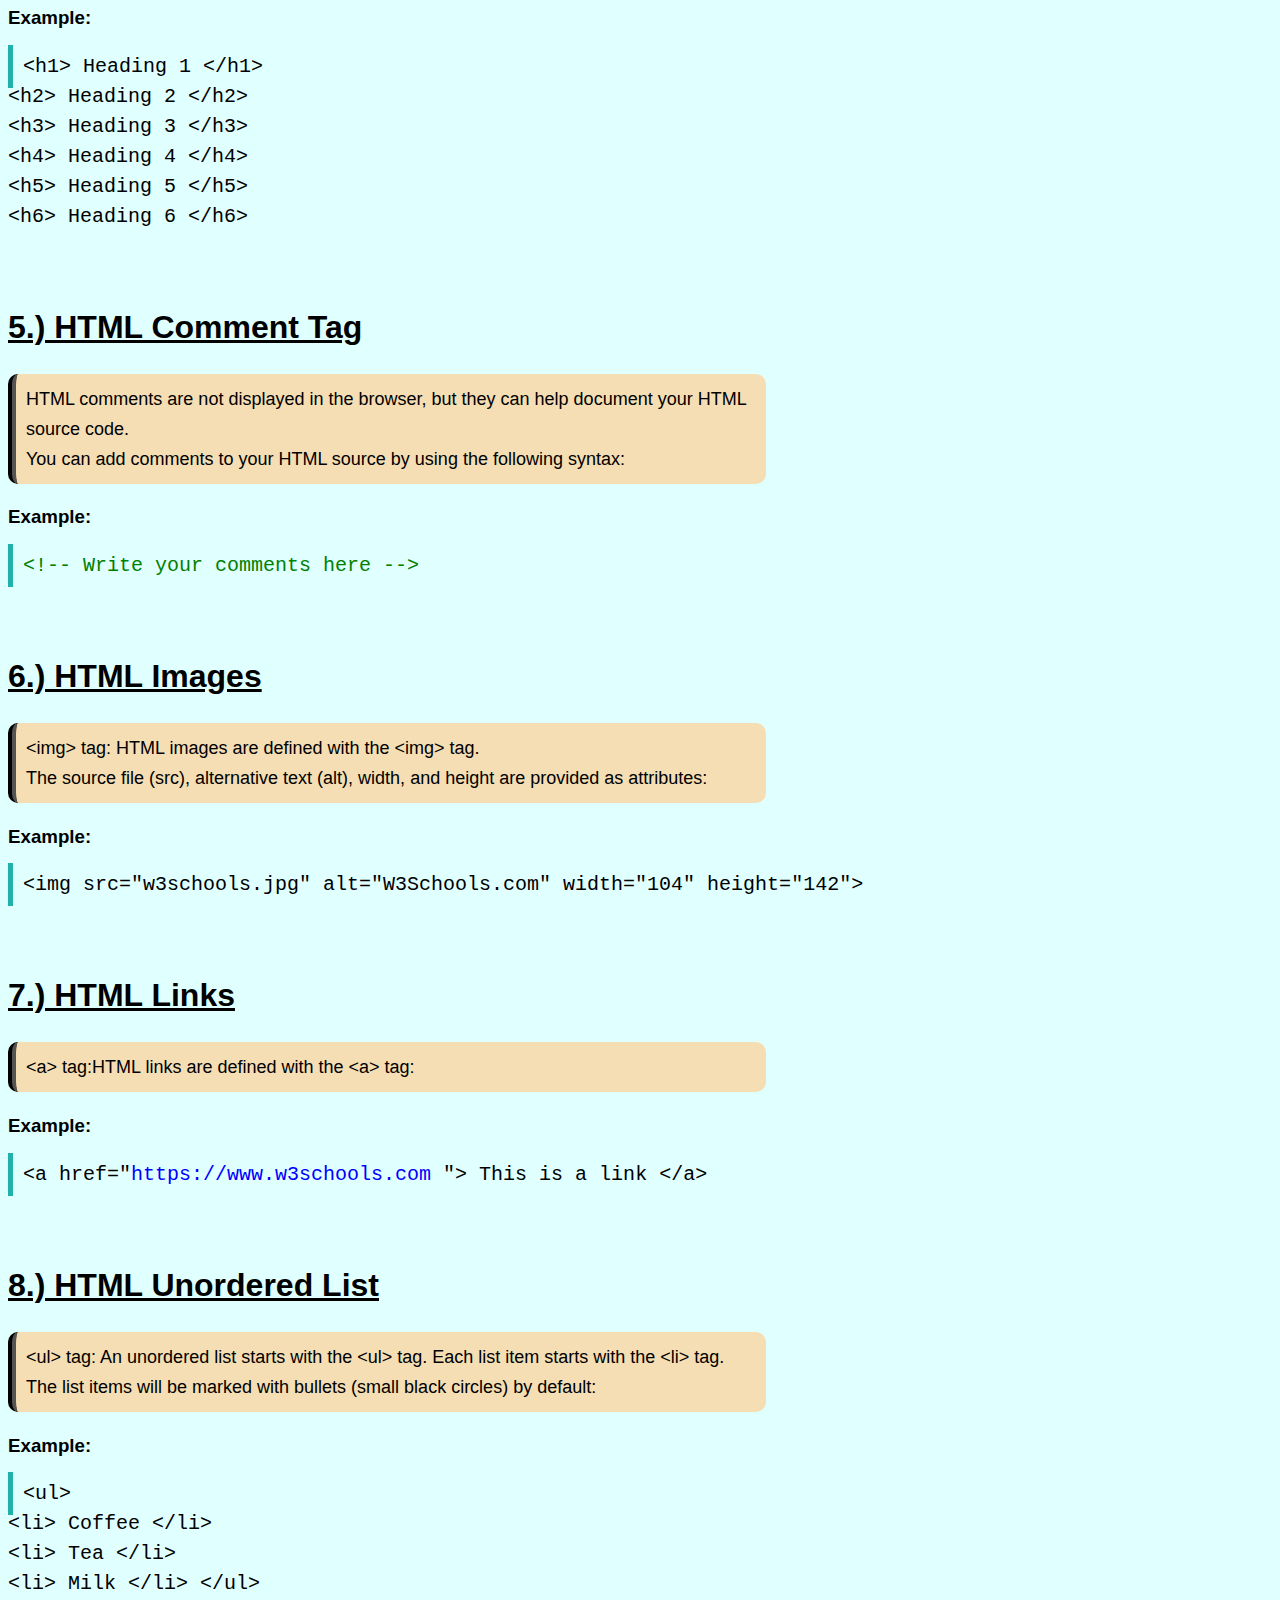
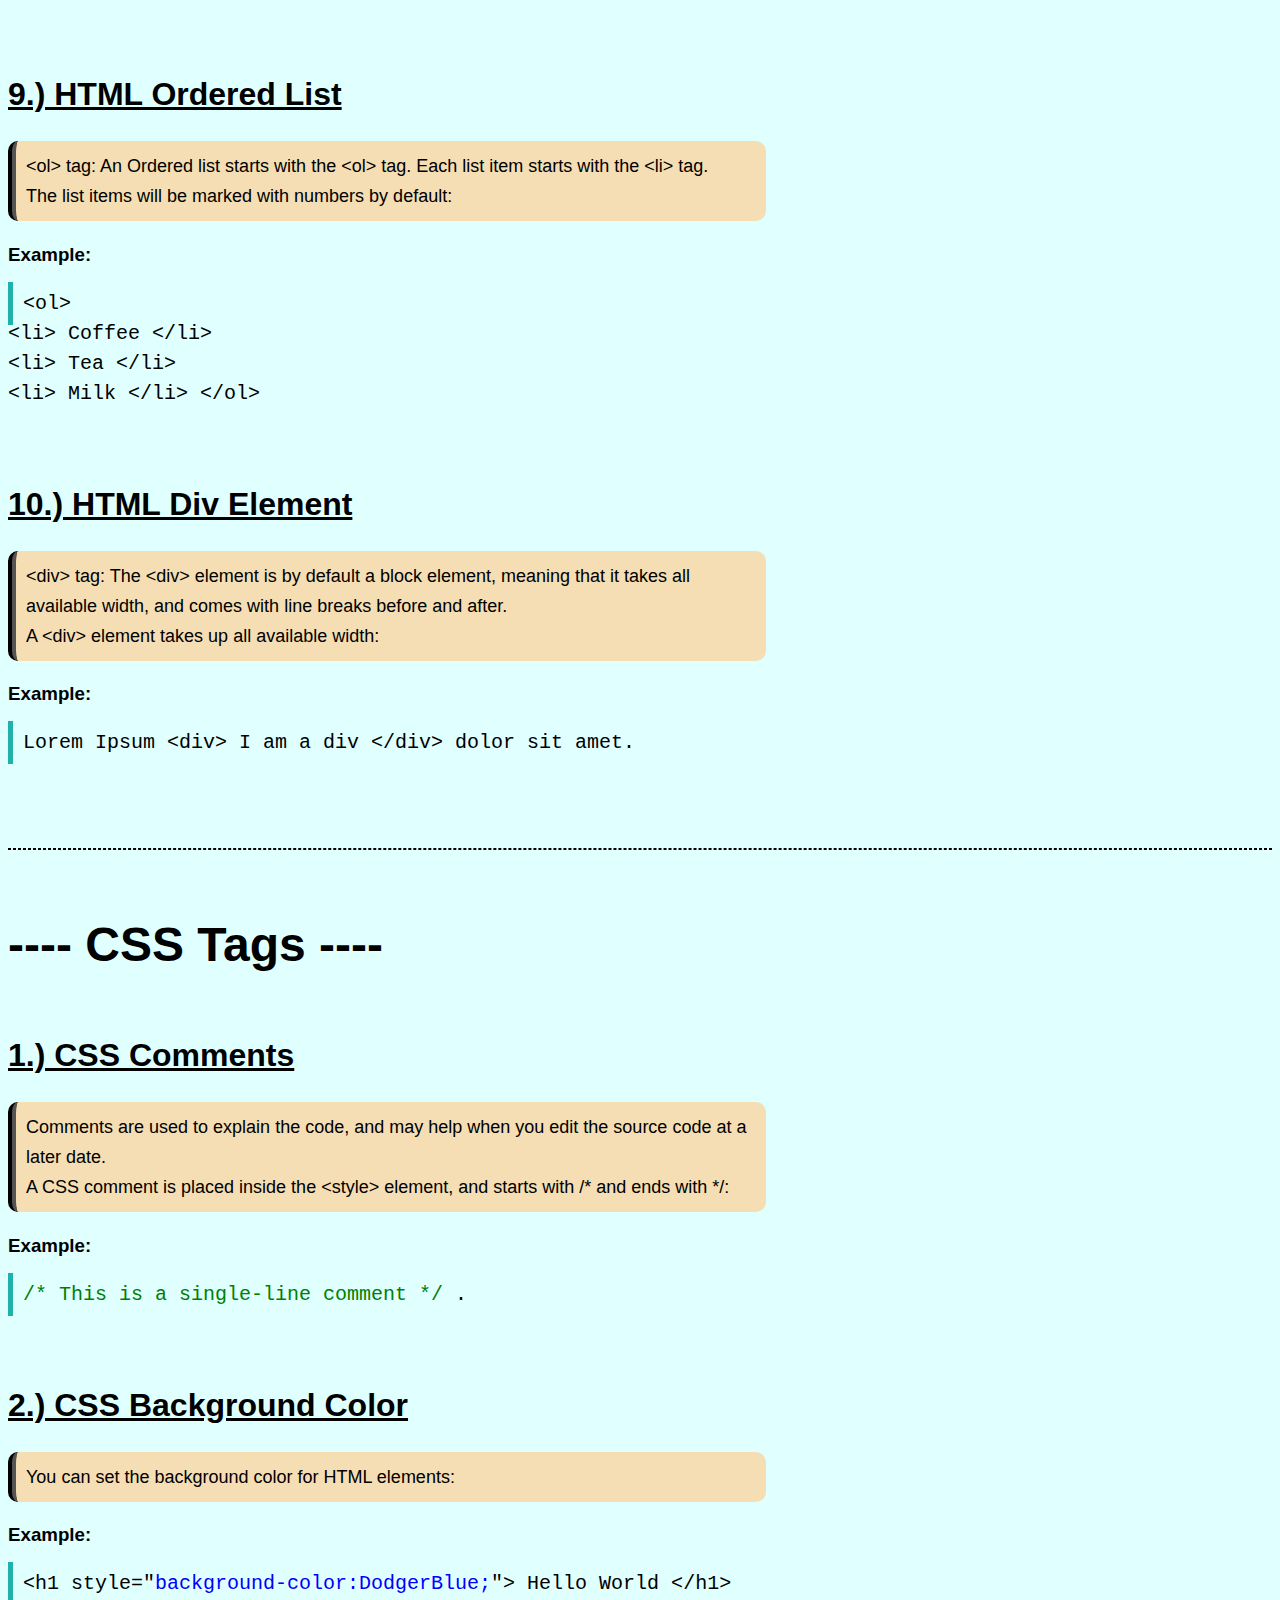
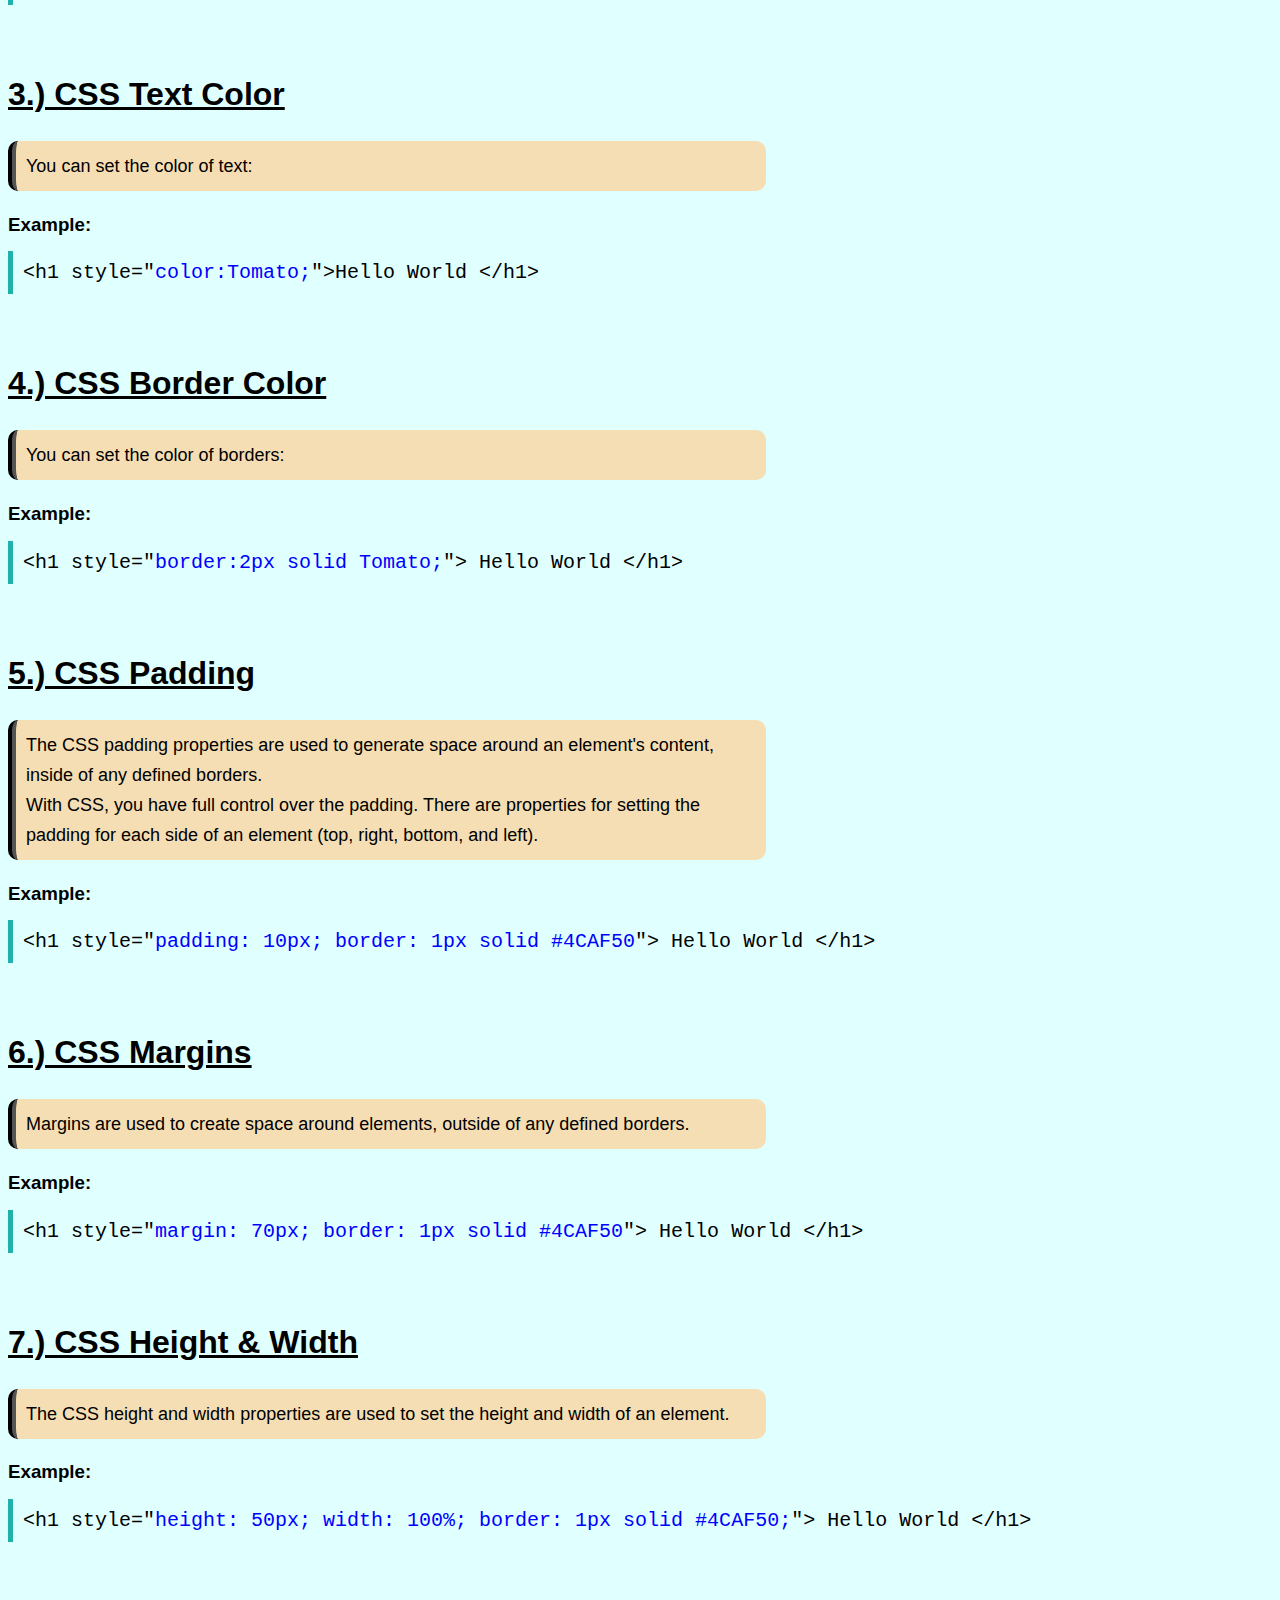
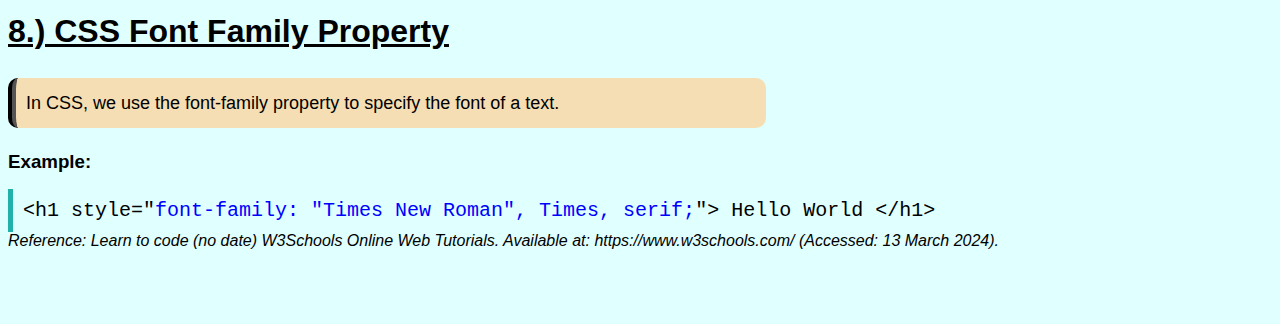
<file: Chapter-1-Introduction to HTML and CSS/Exercises/HTML & CSS Guide - BONUS/HTML and CSS.html>
<!DOCTYPE html>
<html lang="en">
<head>
    <meta charset="UTF-8">
    <meta name="viewport" content="width=device-width, initial-scale=1.0">
    <title>Document</title>
</head>
<link rel="stylesheet" href="style2.css">
<body>
    <div class="line1">
        <div class="heading">
            <h1> HTML & CSS Reference Guide </h1>
        </div>
    </div>
    <div class="nav">
        <a href="#html" class="btn"> HTML </a>
        <a href="#css" class="btn"> CSS </a>
    </div>
    <div>
        <h2 id="html" class="heading2"> ---- HTML Tags ----</h2>
        <h3 class="subhead"> 1.) HTML &ltp&gt Tag </h3>
        <p class="desc"> &ltp&gt tag: A paragraph always starts on a new line, and browsers automatically add some white space (a margin) before and after a paragraph.
        <br> The HTML &ltp&gt element defines a paragraph. </p>
        <h3> Example: </h3>
        <code class="example"> &ltp&gt This is a paragraph. &lt/p&gt </code><br>
        <code class="example"> &ltp&gt This is another paragraph. &lt/p&gt </code>
        <br>
    </div>
    <div>
        <h3 class="subhead"> 2.) HTML &lthr&gt Tag </h3>
        <p class="desc"> &lthr&gt tag: tag defines a thematic break in an HTML page, and is most often displayed as a horizontal rule.
        <br> The &lthr&gt element is used to separate content (or define a change) in an HTML page: </p>
        <h3> Example: </h3>
        <code class="example"> &ltp&gt This is some text. &lt/p&gt &lthr&gt </code><br>
    </div>
    <div>
        <h3 class="subhead"> 3.) HTML &ltbr&gt Tag </h3>
        <p class="desc"> &ltbr&gt tag: The HTML &ltbr&gt element defines a line break.
        <br> Use &ltbr&gt if you want a line break (a new line) without starting a new paragraph: </p>
        <h3> Example: </h3>
        <code class="example"> &ltp&gt This is some text, &ltbr&gt with line breaks. &lt/p&gt </code><br>
    </div>
    <div>
        <h3 class="subhead"> 4.) HTML Headings Tag </h3>
        <p class="desc"> HTML headings are defined with the &lth1&gt to &lth6&gt tags.
        <br> &lth1&gt defines the most important heading. &lth6&gt defines the least important heading. </p>
        <h3> Example: </h3>
        <code class="example"> 
            &lth1&gt Heading 1 &lt/h1&gt <br>
            &lth2&gt Heading 2 &lt/h2&gt <br>
            &lth3&gt Heading 3 &lt/h3&gt <br>
            &lth4&gt Heading 4 &lt/h4&gt <br>
            &lth5&gt Heading 5 &lt/h5&gt <br>
            &lth6&gt Heading 6 &lt/h6&gt </code><br>
    </div>
    <div> 
        <h3 class="subhead"> 5.) HTML Comment Tag </h3>
        <p class="desc"> HTML comments are not displayed in the browser, but they can help document your HTML source code.
        <br> You can add comments to your HTML source by using the following syntax: </p>
        <h3> Example: </h3>
        <code class="example" style="color: green;"> &lt!-- Write your comments here --&gt </code><br>
    </div>
    <div>
        <h3 class="subhead"> 6.) HTML Images </h3>
        <p class="desc"> &ltimg&gt tag: HTML images are defined with the &ltimg&gt tag. 
        <br> The source file (src), alternative text (alt), width, and height are provided as attributes: </p>
        <h3> Example: </h3>
        <code class="example"> &ltimg src="w3schools.jpg" alt="W3Schools.com" width="104" height="142"> </code><br>
    </div>
    <div>
        <h3 class="subhead"> 7.) HTML Links </h3>
        <p class="desc"> &lta&gt tag:HTML links are defined with the &lta&gt tag: 
        <br> </p>
        <h3> Example: </h3>
        <code class="example"> &lta href="<code style="color: blue;">https://www.w3schools.com </code>"> This is a link &lt/a&gt  </code><br>
    </div>
    <div>
        <h3 class="subhead"> 8.) HTML Unordered List </h3>
        <p class="desc"> &ltul&gt tag: An unordered list starts with the &ltul&gt tag. Each list item starts with the &ltli&gt tag. 
        <br> The list items will be marked with bullets (small black circles) by default: </p>
        <h3> Example: </h3>
        <code class="example"> &ltul&gt <br>
            &ltli&gt Coffee &lt/li&gt <br>
            &ltli&gt Tea &lt/li&gt <br>
            &ltli&gt Milk &lt/li&gt
            &lt/ul&gt </code><br>
    </div>
    <div>
        <h3 class="subhead"> 9.) HTML Ordered List </h3>
        <p class="desc"> &ltol&gt tag: An Ordered list starts with the &ltol&gt tag. Each list item starts with the &ltli&gt tag. 
        <br> The list items will be marked with numbers by default: </p>
        <h3> Example: </h3>
        <code class="example"> &ltol&gt <br>
            &ltli&gt Coffee &lt/li&gt <br>
            &ltli&gt Tea &lt/li&gt <br>
            &ltli&gt Milk &lt/li&gt
            &lt/ol&gt </code><br>
    </div>
    <div>
        <h3 class="subhead"> 10.) HTML Div Element </h3>
        <p class="desc"> &ltdiv&gt tag: The &ltdiv&gt element is by default a block element, meaning that it takes all available width, and comes with line breaks before and after. 
        <br> A &ltdiv&gt element takes up all available width: </p>
        <h3> Example: </h3>
        <code class="example"> Lorem Ipsum &ltdiv&gt I am a div &lt/div&gt dolor sit amet. </code><br>
    </div>
    <hr class="linebreak">
    <div> 
        <h2 id="css" class="heading2"> ---- CSS Tags ----</h2>
        <h3 class="subhead"> 1.) CSS Comments </h3>
        <p class="desc"> Comments are used to explain the code, and may help when you edit the source code at a later date.
        <br> A CSS comment is placed inside the &ltstyle&gt element, and starts with /* and ends with */: </p>
        <h3> Example: </h3>
        <code class="example"> <code style="color: green;"> /* This is a single-line comment */ </code>. </code><br>
    </div>
    <div>
        <h3 class="subhead"> 2.) CSS Background Color </h3>
        <p class="desc"> You can set the background color for HTML elements:
        <br> </p>
        <h3> Example: </h3>
        <code class="example"> &lth1 style="<code style="color: blue;">background-color:DodgerBlue;</code>"> Hello World &lt/h1> </code><br>
    </div>
    <div>
        <h3 class="subhead"> 3.) CSS Text Color </h3>
        <p class="desc"> You can set the color of text:
        <br> </p>
        <h3> Example: </h3>
        <code class="example"> &lth1 style="<code style="color: blue;">color:Tomato;</code>">Hello World &lt/h1> </code><br>
    </div>
    <div>
        <h3 class="subhead"> 4.) CSS Border Color </h3>
        <p class="desc"> You can set the color of borders:
        <br> </p>
        <h3> Example: </h3>
        <code class="example"> &lth1 style="<code style="color: blue;">border:2px solid Tomato;</code>"> Hello World &lt/h1> </code><br>
    </div>
    <div>
        <h3 class="subhead"> 5.) CSS Padding </h3>
        <p class="desc"> The CSS padding properties are used to generate space around an element's content, inside of any defined borders.
        <br> With CSS, you have full control over the padding. There are properties for setting the padding for each side of an element (top, right, bottom, and left). </p>
        <h3> Example: </h3>
        <code class="example"> &lth1 style="<code style="color: blue;">padding: 10px; border: 1px solid #4CAF50</code>"> Hello World &lt/h1> </code><br>
    </div>
    <div>
        <h3 class="subhead"> 6.) CSS Margins </h3>
        <p class="desc"> Margins are used to create space around elements, outside of any defined borders.
        <br>  </p>
        <h3> Example: </h3>
        <code class="example"> &lth1 style="<code style="color: blue;">margin: 70px; border: 1px solid #4CAF50</code>"> Hello World &lt/h1> </code><br>
    </div>
    <div>
        <h3 class="subhead"> 7.) CSS Height & Width </h3>
        <p class="desc"> The CSS height and width properties are used to set the height and width of an element.
        <br>  </p>
        <h3> Example: </h3>
        <code class="example"> &lth1 style="<code style="color: blue;">height: 50px; width: 100%; border: 1px solid #4CAF50;</code>"> Hello World &lt/h1> </code><br>
    </div>
    <div>
        <h3 class="subhead"> 8.) CSS Font Family Property </h3>
        <p class="desc"> In CSS, we use the font-family property to specify the font of a text.
        <br> </p>
        <h3> Example: </h3>
        <code class="example"> &lth1 style="<code style="color: blue;">font-family: "Times New Roman", Times, serif;</code>"> Hello World &lt/h1> </code><br>
    </div>
    <div class="">
        <i> Reference: Learn to code (no date) W3Schools Online Web Tutorials. Available at: https://www.w3schools.com/ (Accessed: 13 March 2024). </i>
    </div>

    
</body>
</html>
</file>
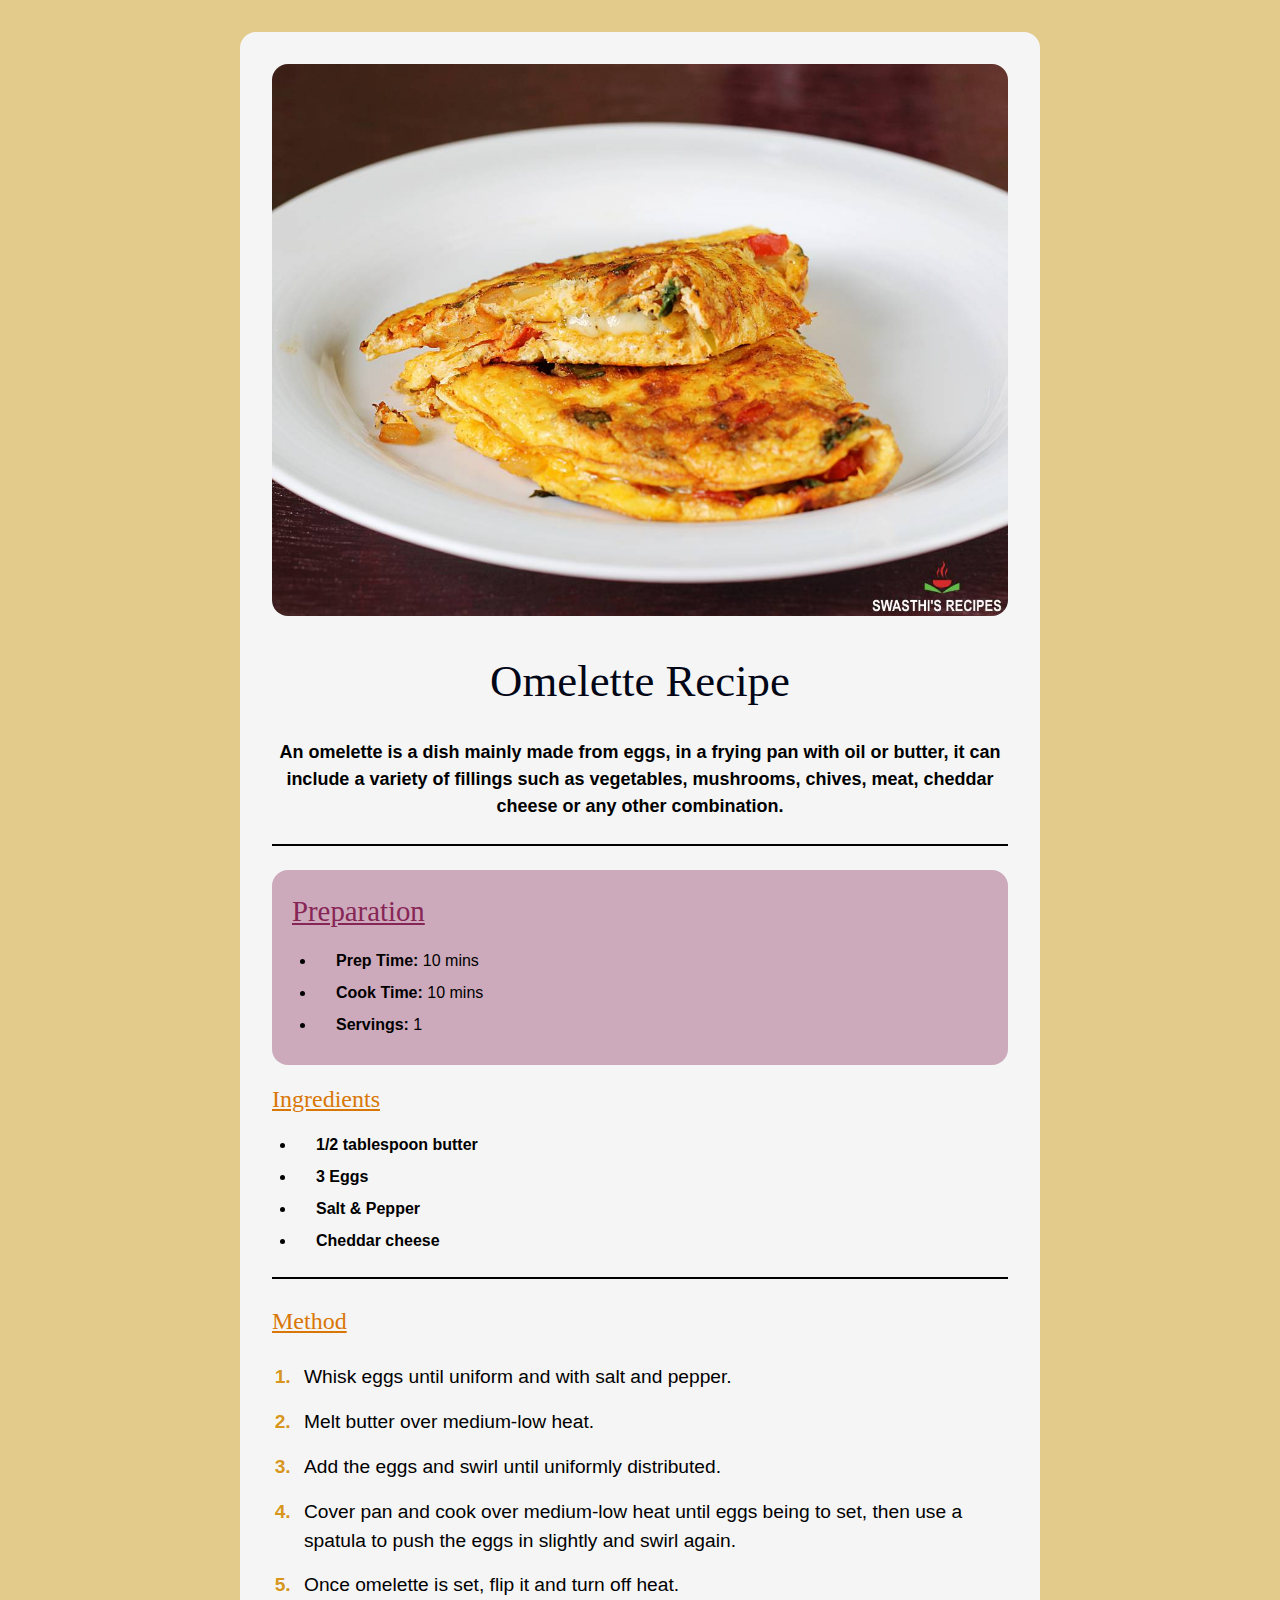
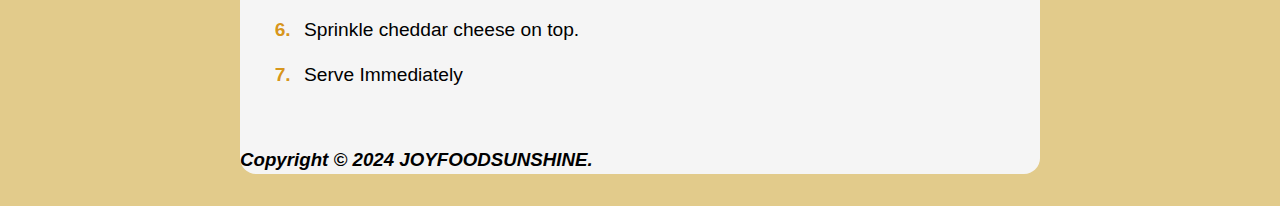
<file: Chapter-1-Introduction to HTML and CSS/Exercises/Recipe page - MAIN/Recipe Page.html>
<!DOCTYPE html>
<html lang="en">
<head>
    <meta charset="UTF-8">
    <meta name="viewport" content="width=device-width, initial-scale=1.0">
    <!-- Chapter-1 Recipe Page ~ Mandatory -->
    <title>Recipe Page</title>
    <!-- Links to the external stylesheet for CSS -->
    <link rel="stylesheet" href="style.css">
</head>
<body>
    <!-- container for whole content -->
    <div class="container">
        <!-- Image of Omelette -->
        <div class="omeletteimg">
            <img src="omelette.jpg" alt="omelette_pic">
        </div>
        <!-- main container of page -->
        <main>
            <!-- title of page -->
            <header class="header">
                <h1> Omelette Recipe </h1>
            </header>
            <!-- description of omelette -->
            <section class="descriptionbox">
                <p class="description"> An omelette is a dish mainly made from eggs, in a frying pan with oil or butter,
                    it can include a variety of fillings such as vegetables, mushrooms, chives, meat, cheddar cheese or any other
                combination.  </p>
            </section>

            <hr> 

            <!-- preparation section of page -->
            <section class="prepbox">
                <h2> Preparation </h2>
                <!-- ul list for different times -->
                <ul>
                    <li><span>Prep Time: </span>  10 mins </li>
                    <li><span>Cook Time: </span>  10 mins </li>
                    <li><span>Servings: </span>  1 </li>
                </ul>
            </section>
            <!-- ingredients section of page -->
            <section class="recipebox">
                <h2> Ingredients </h2>
                <!-- ul list of ingredients -->
                <ul class="ingredients">
                    <li><span>1/2 tablespoon butter </span></li>
                    <li><span>3 Eggs</span></li>
                    <li><span>Salt & Pepper</span></li>
                    <li><span> Cheddar cheese </span></li>
                </ul>
            </section>
            
            <hr>
            <!-- method sectio of page -->
            <section class="recipebox">
                <h2> Method </h2>
                <ol>
                    <li> Whisk eggs until uniform and with salt and pepper. </li>
                    <li> Melt butter over medium-low heat. </li>
                    <li> Add the eggs and swirl until uniformly distributed. </li>
                    <li> Cover pan and cook over medium-low heat until eggs being to set, then use a spatula 
                        to push the eggs in slightly and swirl again. </li>
                    <li> Once omelette is set, flip it and turn off heat. </li>
                    <li> Sprinkle cheddar cheese on top. </li>
                    <li> Serve Immediately </li>
                </ol>
            </section>
        </main>
        <footer>
            <h3><i> Copyright © 2024 JOYFOODSUNSHINE. </i></h2>
        </footer>
    </div>
</body>
</html>
</file>
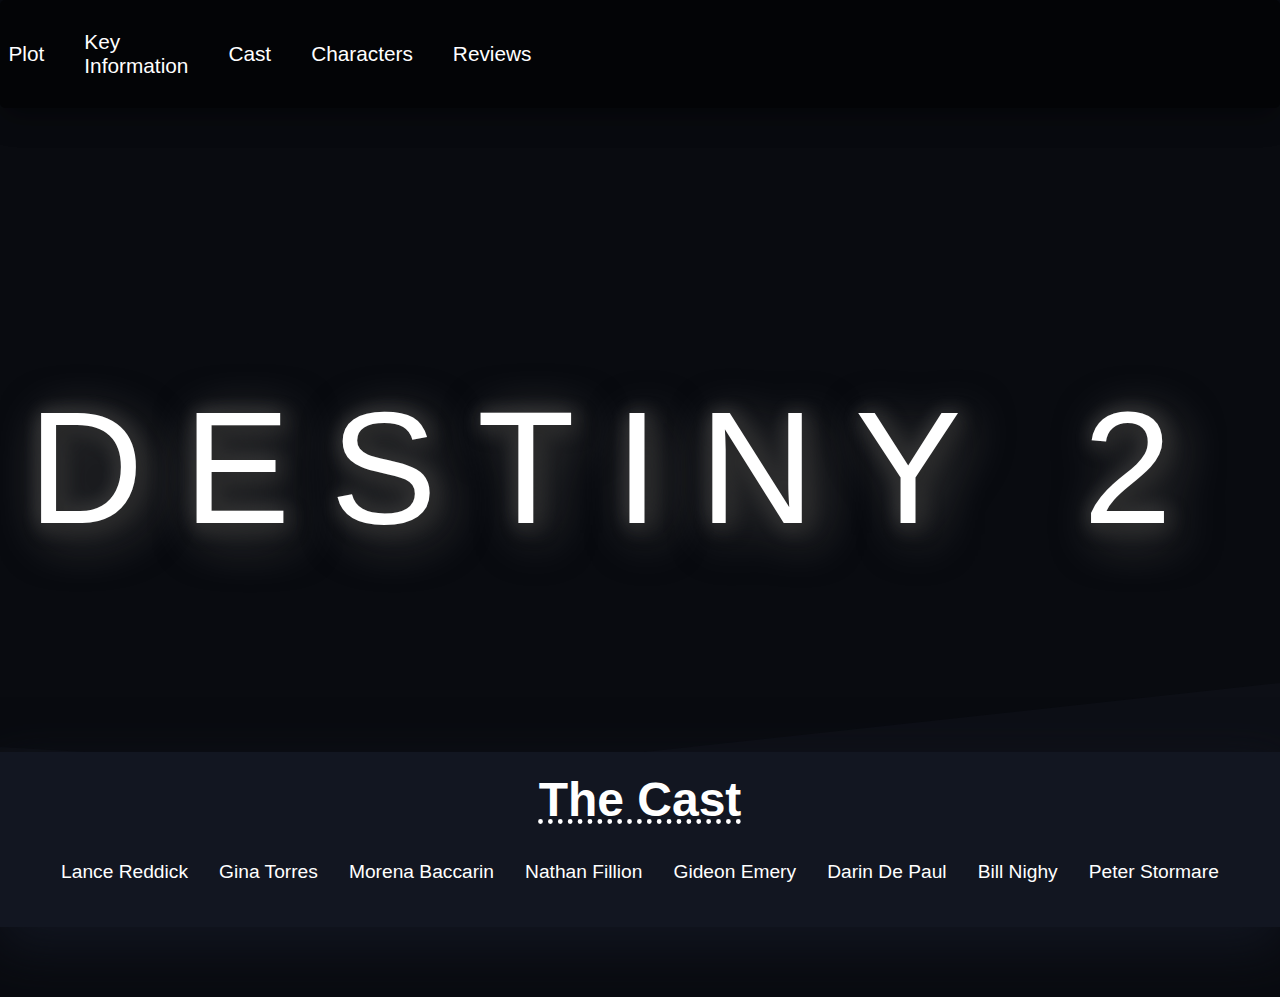
<file: Chapter-2-Links and navigation/Exercises/Multi-page website - BONUS/cast.html>
<!DOCTYPE html>
<html lang="en">
  <head>
    <meta charset="UTF-8" />
    <meta name="viewport" content="width=device-width, initial-scale=1.0" />
    <title>Destiny 2</title>
    <link rel="stylesheet" href="style.css" />
    <link
      href="https://api.fontshare.com/v2/css?f[]=zodiak@300,400,700&f[]=general-sans@400,500&f[]=clash-grotesk@500&display=swap"
      rel="stylesheet"
    />
  </head>
  <body>
    <!-- Main container of the page holding all the information -->
    <div class="container">
      <!-- Container for the header of the page  -->
      <div class="top">
        <!-- Header section of the page -->
        <div class="header">
          <h1>Destiny 2</h1>
          <ul>
            <li><a href="plot.html"> Plot </a></li>
            <li><a href="keyinfo.html"> Key Information </a></li>
            <li><a href="cast.html"> Cast </a></li>
            <li><a href="char.html"> Characters </a></li>
            <li><a href="reviews.html"> Reviews </a></li>
          </ul>
          <a
            href="https://www.bungie.net/7/en/destiny/newlight"
            class="websitebtn"
          >
            Official Website
          </a>
        </div>
        <h1 class="title">Destiny 2</h1>
      </div>

      <!-- Seperator  -->

      <div class="seperator"></div>
      <div class="seperator2"></div>

      <div class="cast" id="cast">
        <h1>The Cast</h1>
        <ul>
          <li>Lance Reddick</li>
          <li>Gina Torres</li>
          <li>Morena Baccarin</li>
          <li>Nathan Fillion</li>
          <li>Gideon Emery</li>
          <li>Darin De Paul</li>
          <li>Bill Nighy</li>
          <li>Peter Stormare</li>
        </ul>
      </div>
    </div>
  </body>
</html>
</file>
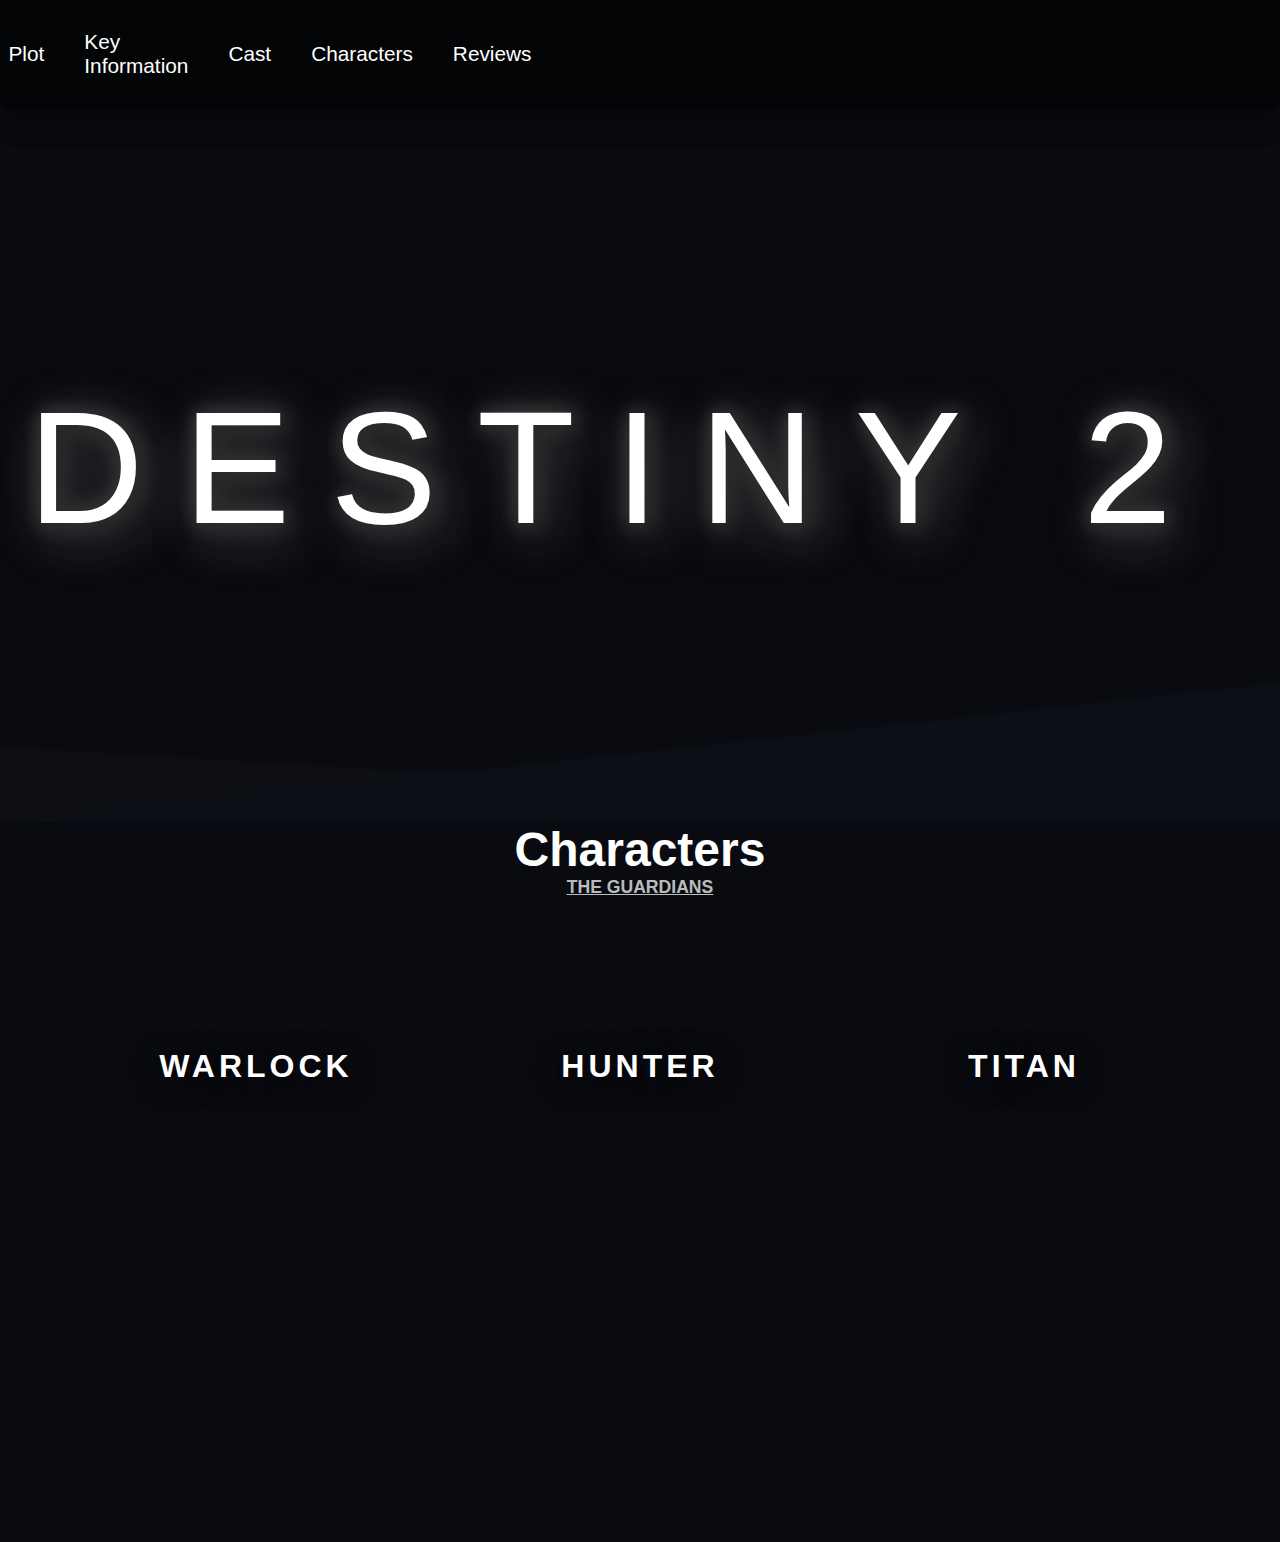
<file: Chapter-2-Links and navigation/Exercises/Multi-page website - BONUS/char.html>
<!DOCTYPE html>
<html lang="en">
  <head>
    <meta charset="UTF-8" />
    <meta name="viewport" content="width=device-width, initial-scale=1.0" />
    <title>Destiny 2</title>
    <link rel="stylesheet" href="style.css" />
    <link
      href="https://api.fontshare.com/v2/css?f[]=zodiak@300,400,700&f[]=general-sans@400,500&f[]=clash-grotesk@500&display=swap"
      rel="stylesheet"
    />
  </head>
  <body>
    <!-- Main container of the page holding all the information -->
    <div class="container">
      <!-- Container for the header of the page  -->
      <div class="top">
        <!-- Header section of the page -->
        <div class="header">
          <h1>Destiny 2</h1>
          <ul>
            <li><a href="plot.html"> Plot </a></li>
            <li><a href="keyinfo.html"> Key Information </a></li>
            <li><a href="cast.html"> Cast </a></li>
            <li><a href="char.html"> Characters </a></li>
            <li><a href="reviews.html"> Reviews </a></li>
          </ul>
          <a
            href="https://www.bungie.net/7/en/destiny/newlight"
            class="websitebtn"
          >
            Official Website
          </a>
        </div>
        <h1 class="title">Destiny 2</h1>
      </div>

      <!-- Seperator  -->

      <div class="seperator"></div>
      <div class="seperator2"></div>

      <div class="char" id="char">
        <h1>Characters</h1>
        <h3>The Guardians</h3>
        <!-- Charbox class responsible for all the boxes inside the div -->
        <div class="charbox">
          <!-- different char boxes for each character information -->
          <div class="char1">
            <!-- two classes were to reveal the other on hover in this case it is "sub1" & "desc1" -->
            <h2 class="sub1">Warlock</h2>
            <p class="desc1">
              Warlocks specialise in sustaining themselves and destroying foes
              by using the powers of the universe
            </p>
          </div>
          <div class="char2">
            <h2 class="sub2">Hunter</h2>
            <p class="desc2">
              Quick on guns, Quicker on Feet, Hunters do not follow any law
              besides the ones they make in their own journey.
            </p>
          </div>
          <div class="char3">
            <h2 class="sub3">Titan</h2>
            <p class="desc3">
              Titans are the forefront of assaults, leading the team with
              aggresive tactics and superb defenses.
            </p>
          </div>
        </div>
      </div>
    </div>
  </body>
</html>
</file>
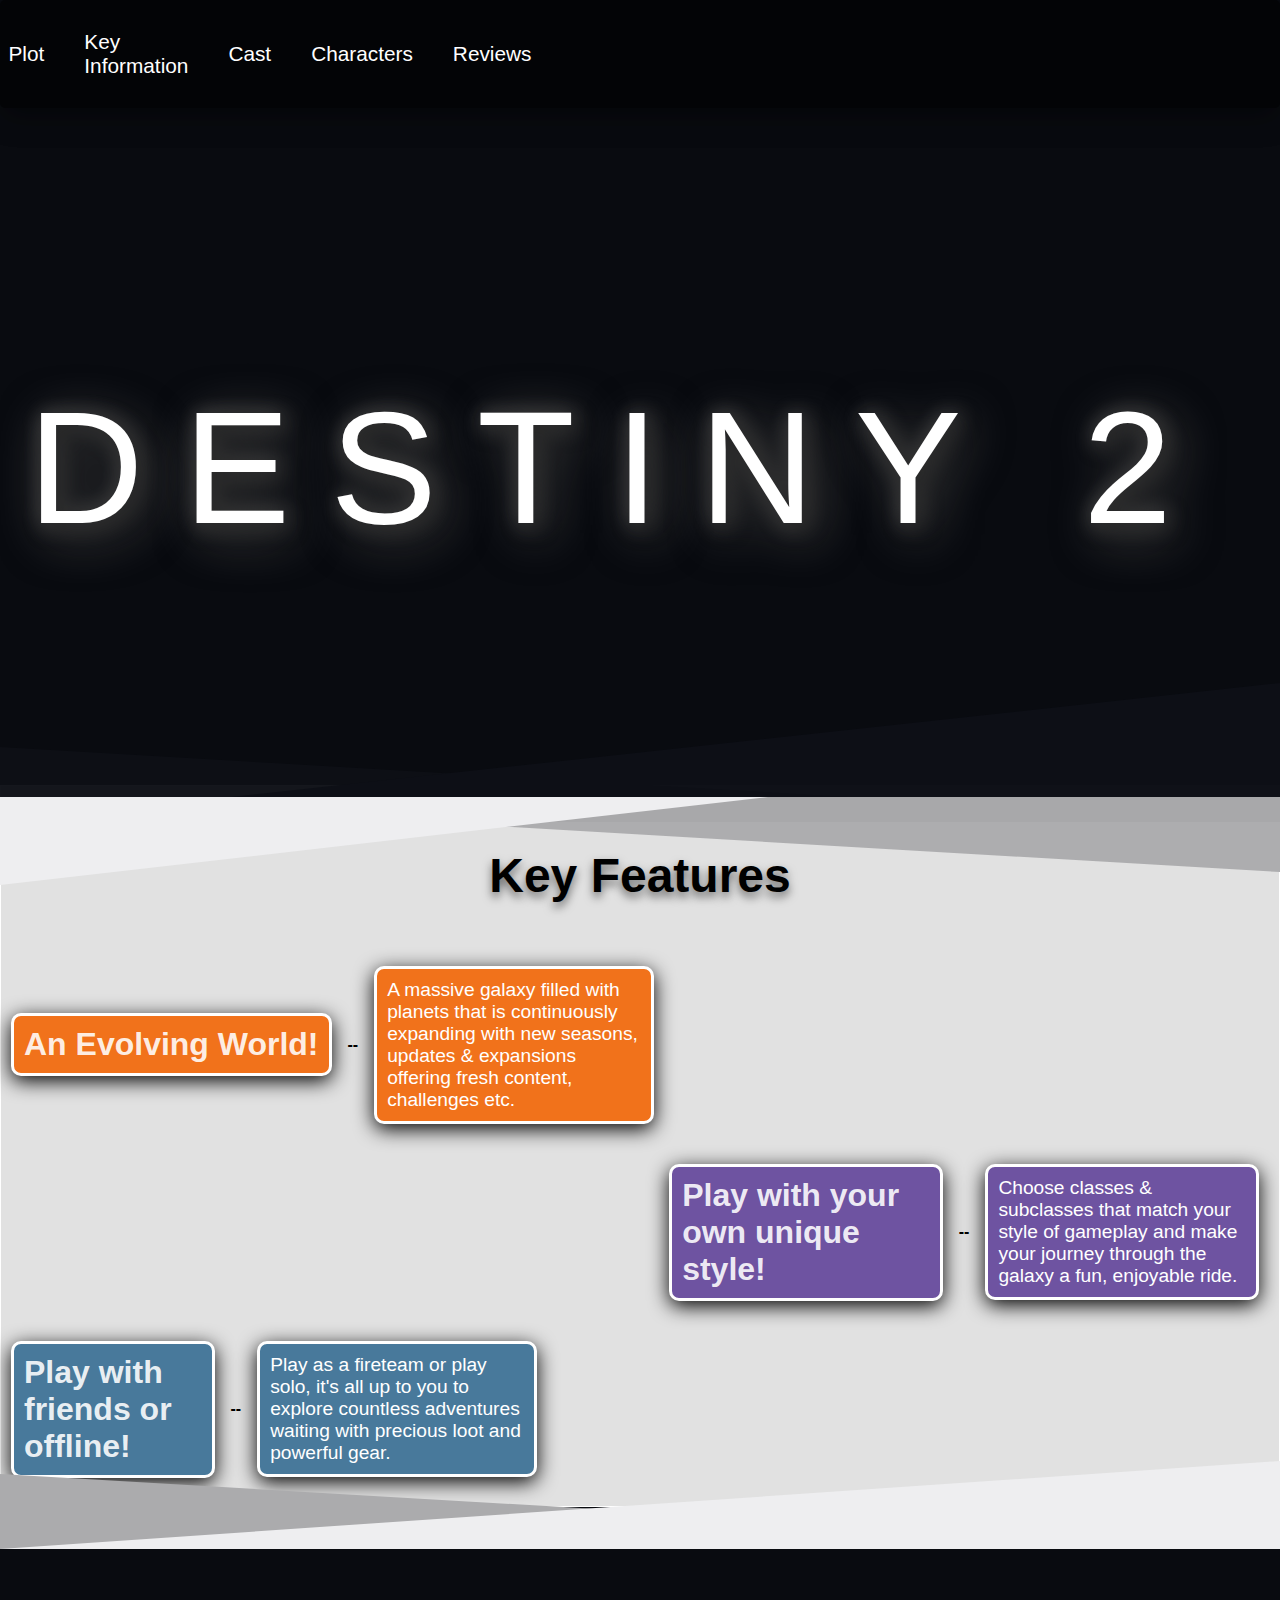
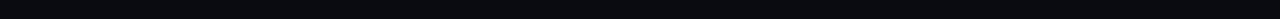
<file: Chapter-2-Links and navigation/Exercises/Multi-page website - BONUS/keyinfo.html>
<!DOCTYPE html>
<html lang="en">
  <head>
    <meta charset="UTF-8" />
    <meta name="viewport" content="width=device-width, initial-scale=1.0" />
    <title>Destiny 2</title>
    <link rel="stylesheet" href="style.css" />
    <link
      href="https://api.fontshare.com/v2/css?f[]=zodiak@300,400,700&f[]=general-sans@400,500&f[]=clash-grotesk@500&display=swap"
      rel="stylesheet"
    />
  </head>
  <body>
    <!-- Main container of the page holding all the information -->
    <div class="container">
      <!-- Container for the header of the page  -->
      <div class="top">
        <!-- Header section of the page -->
        <div class="header">
          <h1>Destiny 2</h1>
          <ul>
            <li><a href="plot.html"> Plot </a></li>
            <li><a href="keyinfo.html"> Key Information </a></li>
            <li><a href="cast.html"> Cast </a></li>
            <li><a href="char.html"> Characters </a></li>
            <li><a href="reviews.html"> Reviews </a></li>
          </ul>
          <a
            href="https://www.bungie.net/7/en/destiny/newlight"
            class="websitebtn"
          >
            Official Website
          </a>
        </div>
        <h1 class="title">Destiny 2</h1>
      </div>

      <!-- Seperator  -->

      <div class="seperator"></div>
      <div class="seperator2"></div>

      <div class="seperator3"></div>
      <div class="seperator4"></div>

      <!-- Key information section -->

      <div class="keyinfo" id="keyinfo">
        <h1>Key Features</h1>
        <!-- Different box classes for each information to style them seperately -->
        <div class="box1">
          <h2>An Evolving World!</h2>
          <span> -- </span>
          <p>
            A massive galaxy filled with planets that is continuously expanding
            with new seasons, updates & expansions offering fresh content,
            challenges etc.
          </p>
        </div>
        <div class="box2">
          <h2>Play with your own unique style!</h2>
          <span> -- </span>
          <p>
            Choose classes & subclasses that match your style of gameplay and
            make your journey through the galaxy a fun, enjoyable ride.
          </p>
        </div>
        <div class="box3">
          <h2>Play with friends or offline!</h2>
          <span> -- </span>
          <p>
            Play as a fireteam or play solo, it's all up to you to explore
            countless adventures waiting with precious loot and powerful gear.
          </p>
        </div>
      </div>

      <!-- Seperators  -->
      <div class="seperator5"></div>
      <div class="seperator6"></div>
    </div>
  </body>
</html>
</file>
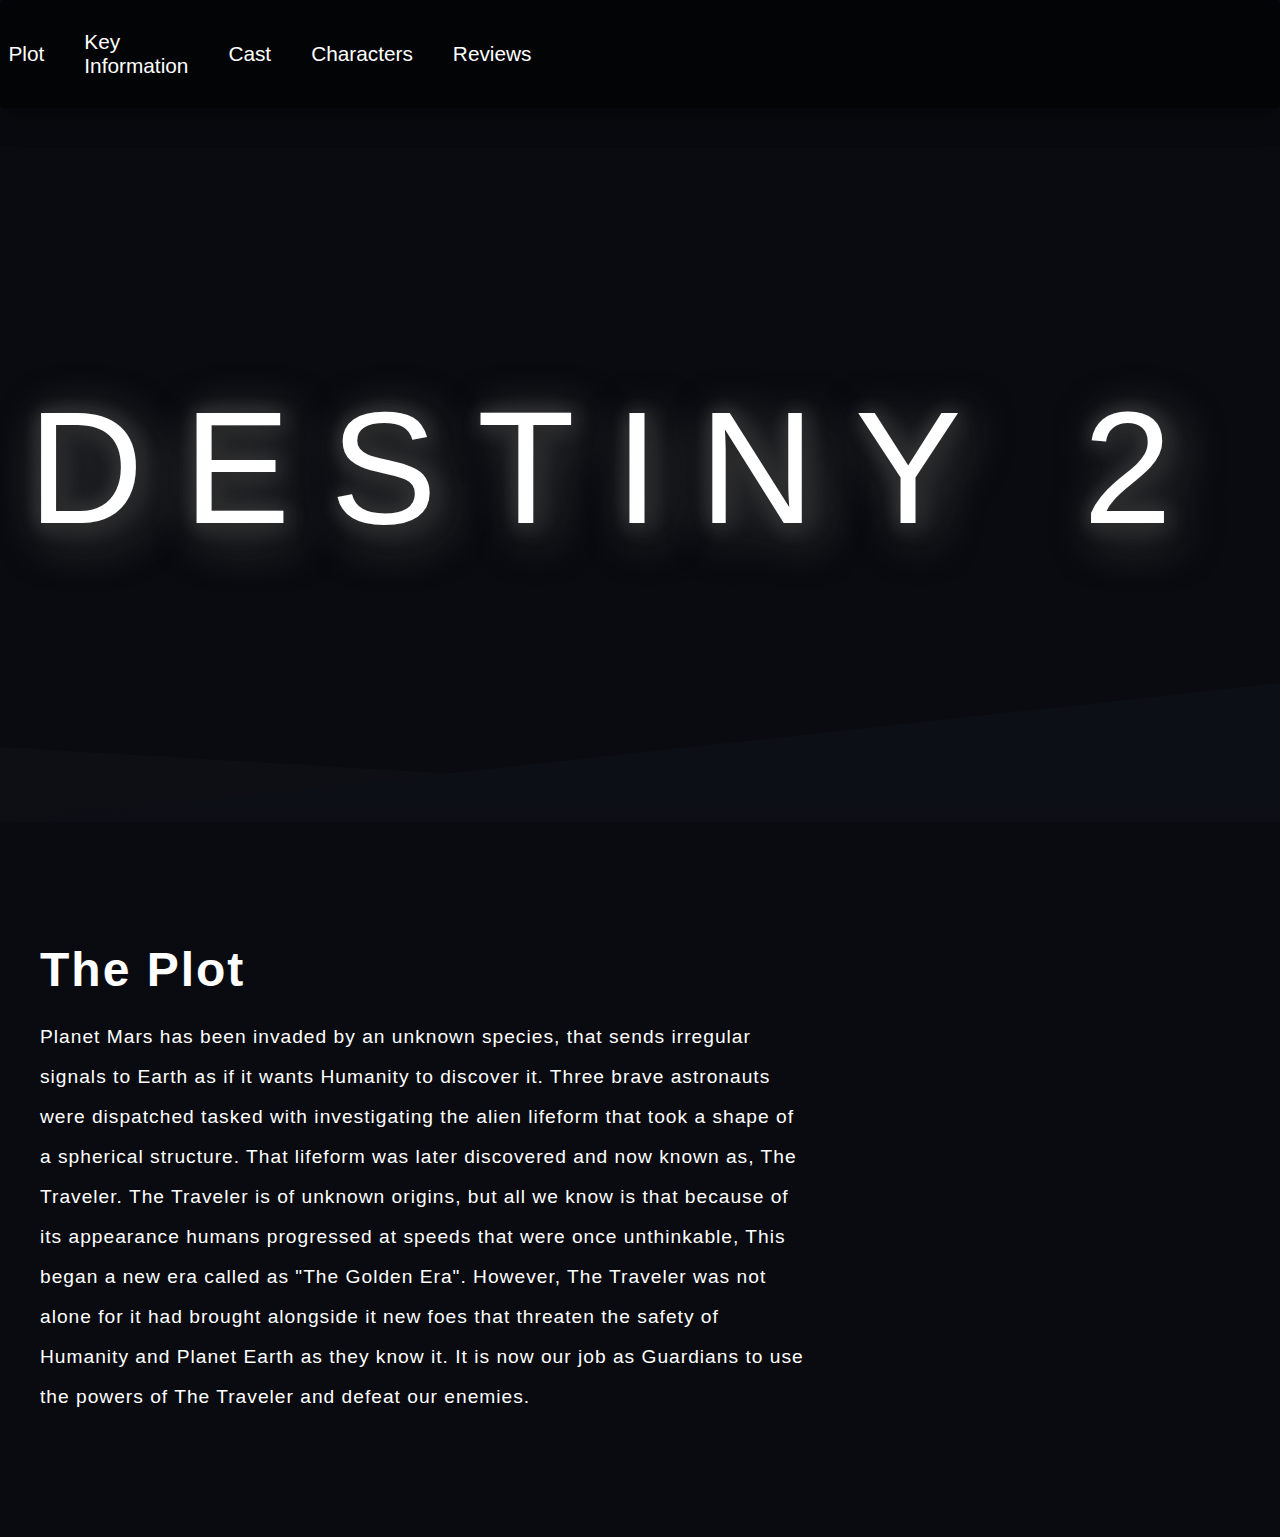
<file: Chapter-2-Links and navigation/Exercises/Multi-page website - BONUS/plot.html>
<!DOCTYPE html>
<html lang="en">
  <head>
    <meta charset="UTF-8" />
    <meta name="viewport" content="width=device-width, initial-scale=1.0" />
    <title>Destiny 2</title>
    <link rel="stylesheet" href="style.css" />
    <link
      href="https://api.fontshare.com/v2/css?f[]=zodiak@300,400,700&f[]=general-sans@400,500&f[]=clash-grotesk@500&display=swap"
      rel="stylesheet"
    />
  </head>
  <body>
    <!-- Main container of the page holding all the information -->
    <div class="container">
      <!-- Container for the header of the page  -->
      <div class="top">
        <!-- Header section of the page -->
        <div class="header">
          <h1>Destiny 2</h1>
          <ul>
            <li><a href="plot.html"> Plot </a></li>
            <li><a href="#keyinfo"> Key Information </a></li>
            <li><a href="#cast"> Cast </a></li>
            <li><a href="#char"> Characters </a></li>
            <li><a href="#reviews"> Reviews </a></li>
          </ul>
          <a
            href="https://www.bungie.net/7/en/destiny/newlight"
            class="websitebtn"
          >
            Official Website
          </a>
        </div>
        <h1 class="title">Destiny 2</h1>
      </div>

      <!-- Seperator  -->

      <div class="seperator"></div>
      <div class="seperator2"></div>

      <!-- Main For Plot -->

      <div class="plot" id="plot">
        <h1>The Plot</h1>
        <p>
          Planet Mars has been invaded by an unknown species, that sends
          irregular signals to Earth as if it wants Humanity to discover it.
          Three brave astronauts were dispatched tasked with investigating the
          alien lifeform that took a shape of a spherical structure. That
          lifeform was later discovered and now known as, The Traveler. The
          Traveler is of unknown origins, but all we know is that because of its
          appearance humans progressed at speeds that were once unthinkable,
          This began a new era called as "The Golden Era". However, The Traveler
          was not alone for it had brought alongside it new foes that threaten
          the safety of Humanity and Planet Earth as they know it. It is now our
          job as Guardians to use the powers of The Traveler and defeat our
          enemies.
        </p>
      </div>
    </div>
  </body>
</html>
</file>
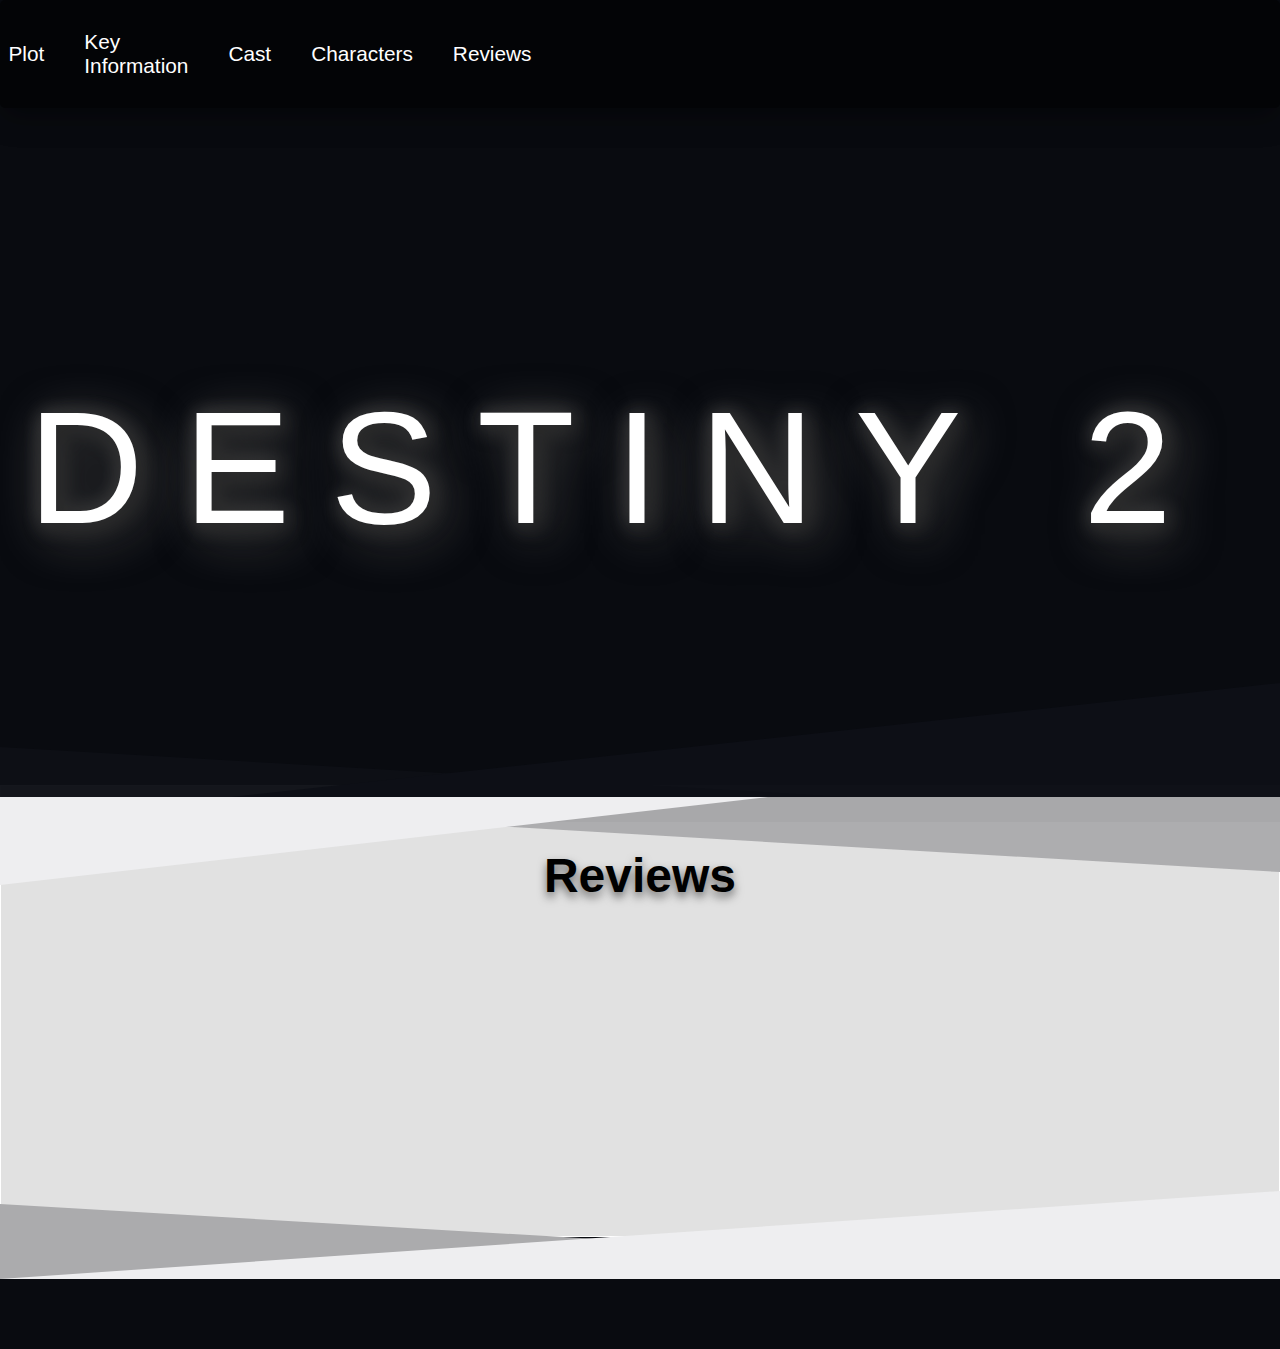
<file: Chapter-2-Links and navigation/Exercises/Multi-page website - BONUS/reviews.html>
<!DOCTYPE html>
<html lang="en">
  <head>
    <meta charset="UTF-8" />
    <meta name="viewport" content="width=device-width, initial-scale=1.0" />
    <title>Destiny 2</title>
    <link rel="stylesheet" href="style.css" />
    <link
      href="https://api.fontshare.com/v2/css?f[]=zodiak@300,400,700&f[]=general-sans@400,500&f[]=clash-grotesk@500&display=swap"
      rel="stylesheet"
    />
  </head>
  <body>
    <!-- Main container of the page holding all the information -->
    <div class="container">
      <!-- Container for the header of the page  -->
      <div class="top">
        <!-- Header section of the page -->
        <div class="header">
          <h1>Destiny 2</h1>
          <ul>
            <li><a href="plot.html"> Plot </a></li>
            <li><a href="keyinfo.html"> Key Information </a></li>
            <li><a href="cast.html"> Cast </a></li>
            <li><a href="char.html"> Characters </a></li>
            <li><a href="reviews.html"> Reviews </a></li>
          </ul>
          <a
            href="https://www.bungie.net/7/en/destiny/newlight"
            class="websitebtn"
          >
            Official Website
          </a>
        </div>
        <h1 class="title">Destiny 2</h1>
      </div>

      <!-- Seperator  -->

      <div class="seperator"></div>
      <div class="seperator2"></div>

      <!-- Seperator  -->
      <div class="seperator3"></div>
      <div class="seperator4"></div>

      <!-- Review Section -->

      <div class="reviews" id="reviews">
        <h1>Reviews</h1>
        <div class="review-box">
          <h2 class="review">IGN 8.5/10 Metacritc 85% Steam 9/10</h2>
          <h2 class="review">
            "Great Acclaimed game development studio Bungie continues on its
            path with this second game in the blockbuster shooter franchise
            Destiny." - IGN
          </h2>
          <h2 class="review">"Generally Favourable" - Metacritic 85%</h2>
          <h2 class="review">
            "space but with killing. you shouldn't need more." -
            austintruedale03 (Steam) 9/10
          </h2>
        </div>
      </div>

      <!-- seperator -->
      <div class="seperator5"></div>
      <div class="seperator6"></div>
    </div>
  </body>
</html>
</file>
<file: Chapter-2-Links and navigation/Exercises/Multi-page website - BONUS/style.css>
/* Universal selector where I set padding and margin to 0 so I can style it seperately later */
* {
  padding: 0;
  margin: 0;
}

/* Html selector to set smooth scroll and any overflows horizontally to hidden */
html {
  scroll-behavior: smooth;
  overflow-x: hidden;
}

/* The body section styling where font and bg colour is specified */
body {
  box-sizing: border-box;
  font-family: "Clash Grotesk", sans-serif;
  background-color: #090b10;
}

/* The plot container for all the information in the page with a given height */
.container {
  min-height: 100vh;
}

/* The top container for the header section information */
.top {
  height: 90vh;
  background-image: url(https://windowscustomization.com/wp-content/uploads/2019/06/Destiny-2-Shadowkeep.gif);
  background-repeat: no-repeat;
  background-size: cover;
  background-position-y: -100px;
}
/* ----------------------------------------------------------------------------------------------------------------------------------- */
/*  header section styling */
.header {
  display: flex;
  justify-content: center;
  align-items: center;
  gap: 2rem;
  padding: 10px 20px;
  color: white;
  background-color: rgba(0, 0, 0, 0.603);
  box-shadow: 0px 10px 30px rgba(0, 0, 0, 0.244),
    0px 10px 30px rgba(0, 0, 0, 0.221);
  border-radius: 5px;
}

.header h1 {
  font-size: 2.4rem;
  letter-spacing: 2px;
}

.header ul {
  list-style: none;
  display: flex;
  justify-content: center;
  align-items: center;
  margin-right: 50rem;
}

.header ul li {
  padding: 15px 20px;
  font-size: 1.3rem;
  position: relative;
}

.header ul li a {
  text-decoration: none;
  color: white;
  transition: all 1s;
}
/* Adding underline on hover for the nav bar */
.header ul li a:hover {
  color: rgba(187, 191, 187, 0.725);
}

.header ul li::after {
  content: "";
  position: absolute;
  background-color: white;
  height: 2px;
  width: 0%;
  left: 0;
  bottom: 0px;
  transition: 0.8s;
}

.header ul li:hover::after {
  width: 100%;
}

/* header button styling */
.header > .websitebtn {
  text-decoration: none;
  font-size: 1.3rem;
  border: 1px solid white;
  justify-self: flex-end;
  padding: 8px;
  border-radius: 10px;
  color: black;
  background-color: white;
  box-shadow: 0px 5px 20px white, 0px 0px 6px white;
  transition: all 0.5s;
}

/* button on hover styling */
.websitebtn:hover {
  background-color: white;
  color: black;
  transform: translateY(-3px);
  box-shadow: 0px 0px 20px white;
  outline: 10px double white;
}

/* plot title of page styling */
.title {
  display: flex;
  justify-content: center;
  align-items: center;
  height: 80vh;
  position: relative;
  left: -20px;
  font-size: 10rem;
  letter-spacing: 40px;
  font-weight: 400;
  color: white;
  text-shadow: 10px 10px 50px black, 10px 10px 50px gray, 5px 5px 20px black,
    2px 2px 20px gray;
  text-transform: uppercase;
  animation: effect 4s ease-in-out;
  opacity: 1;
}
/* ----------------------------------------------------------------------------------------------------------------------------------- */
/* Animation for the title */
@keyframes effect {
  0% {
    opacity: 0;
    transform: translateY(50px);
    letter-spacing: 20px;
  }
  70% {
    opacity: 0.1;
    text-shadow: 0px 0px 10px #fff, 0px 0px 10px #fff;
    transform: translateY(-5px);
  }
  90% {
    opacity: 0.8;
    text-shadow: 0px 0px 30px #fff, 0px 0px 30px #fff;
    letter-spacing: 40px;
  }
  100% {
    opacity: 0.9;
    text-shadow: 0px 0px 0px #fff, 0px 0px 0px #fff;
  }
}

/* ----------------------------------------------------------------------------------------------------------------------------------- */
/* This is the seperator styling area */

.seperator {
  width: 0;
  height: 0;
  border-right: 100vw solid transparent;
  border-bottom: 5.9vw solid #0d0f16f7;
  margin-top: -4.9vw;
}
.seperator2 {
  width: 0;
  height: 0;
  border-left: 100vw solid transparent;
  border-bottom: 10.9vw solid #0d0f16fd;
  margin-top: -10.9vw;
}
.seperator3 {
  width: 0;
  height: 0;
  border-left: 100vw solid transparent;
  border-top: 5.9vw solid #ababadfa;
  margin-top: -1.9vw;
}
.seperator4 {
  width: 0;
  height: 0;
  border-right: 60vw solid transparent;
  border-top: 6.9vw solid rgb(238, 238, 240);
  margin-top: -5.9vw;
}

.seperator5 {
  width: 0;
  height: 0;
  border-right: 100vw solid transparent;
  border-bottom: 5.9vw solid #ababad;
  margin-top: -4.9vw;
  position: relative;
  top: -70px;
}

.seperator6 {
  width: 0;
  height: 0;
  border-left: 100vw solid transparent;
  border-bottom: 6.9vw solid rgb(238, 238, 240);
  margin-top: -6.9vw;
  position: relative;
  top: -70px;
}
/* ----------------------------------------------------------------------------------------------------------------------------------- */
/* Main section for the plot styling */
.plot {
  margin: 120px 40px;
  letter-spacing: 1px;
  width: 60%;
  color: white;
}

.plot::before {
  content: "";
  position: absolute;
  bottom: 0;
  left: 0;
  top: 800px;
  width: 100%;
  height: 100px;
  background: linear-gradient(to top, #090b10, transparent);
  z-index: 1000;
}

.plot h1 {
  font-size: 3rem;
  padding-bottom: 20px;
  letter-spacing: 2px;
}

.plot p {
  line-height: 40px;
  font-size: 1.2rem;
}

/* ---------------------------------------------------------------------------------------------------------------------- */
/* Key information (key features) section styling */
.keyinfo {
  border: 1px solid white;
  background-color: #e8e8e8f7;
  height: 80vh;
  z-index: -1;
  position: relative;
  top: -100px;
  margin-bottom: 0;
}

.keyinfo h1 {
  display: flex;
  justify-content: center;
  align-items: center;
  height: 20vh;
  font-size: 3rem;
  text-shadow: 0px 5px 10px rgba(0, 0, 0, 0.54);
}
/* each box inside keyinfo */
.keyinfo > .box1 {
  display: flex;
  justify-content: flex-start;
  align-items: center;
  gap: 1rem;
  margin-left: 10px;
}
/* each box's p element inside keyinfo */
.keyinfo > .box1 p {
  width: 20%;
  font-size: 1.2rem;
  border: 3px solid white;
  border-radius: 10px;
  background-color: #f1721b;
  padding: 10px;
  color: white;
  box-shadow: 0px 5px 20px black;
}
/* each boxes h2 element inside keyinfo */
.keyinfo > .box1 h2 {
  font-size: 2rem;
  display: flex;
  border: 3px solid white;
  background-color: #f1721b;
  padding: 10px;
  border-radius: 10px;
  color: rgba(255, 255, 255, 0.895);
  box-shadow: 0px 5px 20px black;
}

.keyinfo span {
  font-weight: 900;
}
/* Rest all the boxes and their each h2 & p elements */
.keyinfo > .box2 {
  display: flex;
  justify-content: flex-end;
  align-items: center;
  gap: 1rem;
  margin: 40px 20px;
}

.keyinfo > .box2 p {
  width: 20%;
  font-size: 1.2rem;
  border: 3px solid white;
  border-radius: 10px;
  background-color: #6e53a1;
  padding: 10px;
  color: white;
  box-shadow: 0px 5px 20px black;
}

.keyinfo > .box2 h2 {
  font-size: 2rem;
  display: flex;
  width: 20%;
  border: 3px solid white;
  background-color: #6e53a1;
  padding: 10px;
  border-radius: 10px;
  color: rgba(255, 255, 255, 0.895);
  box-shadow: 0px 5px 20px black;
}

.keyinfo > .box3 {
  display: flex;
  justify-content: flex-start;
  align-items: center;
  gap: 1rem;
  margin-left: 10px;
}

.keyinfo > .box3 p {
  width: 20%;
  font-size: 1.2rem;
  border: 3px solid white;
  border-radius: 10px;
  background-color: #48799b;
  padding: 10px;
  color: white;
  box-shadow: 0px 5px 20px black;
}

.keyinfo > .box3 h2 {
  font-size: 2rem;
  width: 14%;
  display: flex;
  border: 3px solid white;
  background-color: #48799b;
  padding: 10px;
  border-radius: 10px;
  color: rgba(255, 255, 255, 0.895);
  box-shadow: 0px 5px 20px black;
}
/* ------------------------------------------------------------------------------------------------------------------------ */
/* The cast box styling starts from here */
.cast {
  height: 15vh;
  color: rgba(255, 255, 255, 0.999);
  padding: 20px 30px;
  box-shadow: 0px 20px 50px #121621;
  position: relative;
  top: -70px;
  background-color: #121621;
}
/* cast box and their headings and cast team */
.cast h1 {
  text-align: center;
  font-size: 3rem;
  text-decoration: underline dotted;
}

.cast ul {
  display: flex;
  height: 10vh;
  list-style-type: none;
  justify-content: space-evenly;
  align-items: center;
  font-size: 1.2rem;
}
/* -------------------------------------------------------------------------------------------------------------------------------- */
/* This is the character styling area  */
.char {
  height: 80vh;
  color: white;
}
/* All the headings present inside charbox */
.char h1 {
  font-size: 3rem;
  text-align: center;
}
.char h3 {
  text-decoration: underline;
  text-align: center;
  padding-bottom: 100px;
  text-transform: uppercase;
  color: rgba(255, 255, 255, 0.743);
  font-size: 1.1rem;
}
.char h2 {
  text-align: center;
  padding: 50px 0px;
  font-size: 2rem;
  text-transform: uppercase;
  letter-spacing: 4px;
  cursor: pointer;
  text-shadow: 0px 5px 30px black;
}

/* The desc of each character */
.char p {
  opacity: 0;
  line-height: 25px;
  letter-spacing: 0.5px;
  font-size: 1.2rem;
  background-color: rgba(0, 0, 0, 0.178);
  padding: 40px;
  font-weight: 300;
  font-family: Arial, Helvetica, sans-serif;
  transition: all 1s;
  box-shadow: 0px 5px 30px black;
  scale: 0;
}
/* The individual charboxes present inside the section char */
.char > .charbox {
  display: flex;
  justify-content: space-evenly;
  align-items: center;
  width: 100%;
  text-align: center;
}
/* +====================================================================================================================================*/
/* When hovering over the char you will see their desc this selects all the classes that have "sub" and "desc" in their name */
[class^="sub"]:hover + [class^="desc"] {
  opacity: 1;
  scale: 1;
}
[class^="sub"] {
  transition: all 1s;
  animation: pulse 1s ease-in-out infinite;
}
/* Animation of the character names that give a pulse */
@keyframes pulse {
  from {
    text-shadow: 0px 0px 2px white;
  }
}

/* +====================================================================================================================================*/
/* When hovering over each character you will see their individual animations and styles */
.sub1:hover {
  color: #c39324;
  scale: 2;
  letter-spacing: 8px;
  animation: pulse1 1s ease-in-out infinite;
}
@keyframes pulse1 {
  from {
    text-shadow: 0px 0px 3px #c39324;
  }
}

.sub2:hover {
  color: #027ca1;
  scale: 2;
  letter-spacing: 8px;
  animation: pulse2 1s ease-in-out infinite;
}
@keyframes pulse2 {
  from {
    text-shadow: 0px 0px 3px #027ca1;
  }
}

.sub3:hover {
  color: #ab3033;
  scale: 2;
  letter-spacing: 8px;
  animation: pulse3 1s ease-in-out infinite;
}
@keyframes pulse3 {
  from {
    text-shadow: 0px 0px 3px #ab3033;
  }
}

/* +====================================================================================================================================*/
/* Width of each char box and borders for their desc */
.charbox > .char1 {
  width: 20%;
}
.charbox > .char2 {
  width: 20%;
}
.charbox > .char3 {
  width: 20%;
}

.char1 p {
  border-top: 5px solid #c39324;
}
.char2 p {
  border-top: 5px solid #027ca1;
}
.char3 p {
  border-top: 5px solid #ab3033;
}
/* +====================================================================================================================================*/
/* The entire review box of the page */
.reviews {
  border: 1px solid white;
  background-color: #e8e8e8f7;
  height: 50vh;
  z-index: -1;
  position: relative;
  top: -100px;
  margin-bottom: 0;
}
/* The review headings */
.reviews h1 {
  display: flex;
  justify-content: center;
  align-items: center;
  height: 20vh;
  font-size: 3rem;
  text-shadow: 0px 5px 10px rgba(0, 0, 0, 0.54);
}
/* each review box which has a relative position property */
.review-box {
  position: relative;
  display: flex;
  justify-content: center;
  align-items: center;
}
/* All the reviews are on top each other with an animation that shows them one after the other */
.review {
  position: absolute;
  opacity: 0;
  animation: fadein 36s infinite;
  font-size: 2.5rem;
  margin-top: 200px;
  text-align: center;
  text-shadow: 0px 2px 5px rgba(0, 0, 0, 0.54);
}
/* The animation with calculations */
@keyframes fadein {
  0% {
    opacity: 0;
    scale: 0;
  }
  5.55% {
    opacity: 1;
    scale: 1;
  }
  13.9% {
    opacity: 1;
  }
  19.4% {
    opacity: 0;
  }
  100% {
    opacity: 0;
    scale: 0;
  }
}
/* each review and their delay */
.review:nth-child(1) {
  animation-delay: 0s;
}
.review:nth-child(2) {
  animation-delay: 9s;
}
.review:nth-child(3) {
  animation-delay: 18s;
}
.review:nth-child(4) {
  animation-delay: 27s;
}
</file>
<file: Chapter-2-Links and navigation/Exercises/One-Page Website - MAIN/style.css>
/* Universal selector where I set padding and margin to 0 so I can style it seperately later */
* {
  padding: 0;
  margin: 0;
}

/* Html selector to set smooth scroll and any overflows horizontally to hidden */
html {
  scroll-behavior: smooth;
  overflow-x: hidden;
}

/* The body section styling where font and bg colour is specified */
body {
  box-sizing: border-box;
  font-family: "Clash Grotesk", sans-serif;
  background-color: #090b10;
}

/* The plot container for all the information in the page with a given height */
.container {
  min-height: 100vh;
}

/* The top container for the header section information */
.top {
  height: 90vh;
  background-image: url(https://windowscustomization.com/wp-content/uploads/2019/06/Destiny-2-Shadowkeep.gif);
  background-repeat: no-repeat;
  background-size: cover;
  background-position-y: -100px;
}
/* ----------------------------------------------------------------------------------------------------------------------------------- */
/*  header section styling */
.header {
  display: flex;
  justify-content: center;
  align-items: center;
  gap: 2rem;
  padding: 10px 20px;
  color: white;
  background-color: rgba(0, 0, 0, 0.603);
  box-shadow: 0px 10px 30px rgba(0, 0, 0, 0.244),
    0px 10px 30px rgba(0, 0, 0, 0.221);
  border-radius: 5px;
}

.header h1 {
  font-size: 2.4rem;
  letter-spacing: 2px;
}

.header ul {
  list-style: none;
  display: flex;
  justify-content: center;
  align-items: center;
  margin-right: 50rem;
}

.header ul li {
  padding: 15px 20px;
  font-size: 1.3rem;
  position: relative;
}

.header ul li a {
  text-decoration: none;
  color: white;
  transition: all 1s;
}
/* Adding underline on hover for the nav bar */
.header ul li a:hover {
  color: rgba(187, 191, 187, 0.725);
}

.header ul li::after {
  content: "";
  position: absolute;
  background-color: white;
  height: 2px;
  width: 0%;
  left: 0;
  bottom: 0px;
  transition: 0.8s;
}

.header ul li:hover::after {
  width: 100%;
}

/* header button styling */
.header > .websitebtn {
  text-decoration: none;
  font-size: 1.3rem;
  border: 1px solid white;
  justify-self: flex-end;
  padding: 8px;
  border-radius: 10px;
  color: black;
  background-color: white;
  box-shadow: 0px 5px 20px white, 0px 0px 6px white;
  transition: all 0.5s;
}

/* button on hover styling */
.websitebtn:hover {
  background-color: white;
  color: black;
  transform: translateY(-3px);
  box-shadow: 0px 0px 20px white;
  outline: 10px double white;
}

/* plot title of page styling */
.title {
  display: flex;
  justify-content: center;
  align-items: center;
  height: 80vh;
  position: relative;
  left: -20px;
  font-size: 10rem;
  letter-spacing: 40px;
  font-weight: 400;
  color: white;
  text-shadow: 10px 10px 50px black, 10px 10px 50px gray, 5px 5px 20px black,
    2px 2px 20px gray;
  text-transform: uppercase;
  animation: effect 4s ease-in-out;
  opacity: 1;
}
/* ----------------------------------------------------------------------------------------------------------------------------------- */
/* Animation for the title */
@keyframes effect {
  0% {
    opacity: 0;
    transform: translateY(50px);
    letter-spacing: 20px;
  }
  70% {
    opacity: 0.1;
    text-shadow: 0px 0px 10px #fff, 0px 0px 10px #fff;
    transform: translateY(-5px);
  }
  90% {
    opacity: 0.8;
    text-shadow: 0px 0px 30px #fff, 0px 0px 30px #fff;
    letter-spacing: 40px;
  }
  100% {
    opacity: 0.9;
    text-shadow: 0px 0px 0px #fff, 0px 0px 0px #fff;
  }
}

/* ----------------------------------------------------------------------------------------------------------------------------------- */
/* This is the seperator styling area */

.seperator {
  width: 0;
  height: 0;
  border-right: 100vw solid transparent;
  border-bottom: 5.9vw solid #0d0f16f7;
  margin-top: -4.9vw;
}
.seperator2 {
  width: 0;
  height: 0;
  border-left: 100vw solid transparent;
  border-bottom: 10.9vw solid #0d0f16fd;
  margin-top: -10.9vw;
}
.seperator3 {
  width: 0;
  height: 0;
  border-left: 100vw solid transparent;
  border-top: 5.9vw solid #ababadfa;
  margin-top: -1.9vw;
}
.seperator4 {
  width: 0;
  height: 0;
  border-right: 60vw solid transparent;
  border-top: 6.9vw solid rgb(238, 238, 240);
  margin-top: -5.9vw;
}

.seperator5 {
  width: 0;
  height: 0;
  border-right: 100vw solid transparent;
  border-bottom: 5.9vw solid #ababad;
  margin-top: -4.9vw;
  position: relative;
  top: -70px;
}

.seperator6 {
  width: 0;
  height: 0;
  border-left: 100vw solid transparent;
  border-bottom: 6.9vw solid rgb(238, 238, 240);
  margin-top: -6.9vw;
  position: relative;
  top: -70px;
}
/* ----------------------------------------------------------------------------------------------------------------------------------- */
/* Main section for the plot styling */
.plot {
  margin: 120px 40px;
  letter-spacing: 1px;
  width: 60%;
  color: white;
}

.plot::before {
  content: "";
  position: absolute;
  bottom: 0;
  left: 0;
  top: 800px;
  width: 100%;
  height: 100px;
  background: linear-gradient(to top, #090b10, transparent);
  z-index: 1000;
}

.plot h1 {
  font-size: 3rem;
  padding-bottom: 20px;
  letter-spacing: 2px;
}

.plot p {
  line-height: 40px;
  font-size: 1.2rem;
}

/* ---------------------------------------------------------------------------------------------------------------------- */
/* Key information (key features) section styling */
.keyinfo {
  border: 1px solid white;
  background-color: #e8e8e8f7;
  height: 80vh;
  z-index: -1;
  position: relative;
  top: -100px;
  margin-bottom: 0;
}

.keyinfo h1 {
  display: flex;
  justify-content: center;
  align-items: center;
  height: 20vh;
  font-size: 3rem;
  text-shadow: 0px 5px 10px rgba(0, 0, 0, 0.54);
}
/* each box inside keyinfo */
.keyinfo > .box1 {
  display: flex;
  justify-content: flex-start;
  align-items: center;
  gap: 1rem;
  margin-left: 10px;
}
/* each box's p element inside keyinfo */
.keyinfo > .box1 p {
  width: 20%;
  font-size: 1.2rem;
  border: 3px solid white;
  border-radius: 10px;
  background-color: #f1721b;
  padding: 10px;
  color: white;
  box-shadow: 0px 5px 20px black;
}
/* each boxes h2 element inside keyinfo */
.keyinfo > .box1 h2 {
  font-size: 2rem;
  display: flex;
  border: 3px solid white;
  background-color: #f1721b;
  padding: 10px;
  border-radius: 10px;
  color: rgba(255, 255, 255, 0.895);
  box-shadow: 0px 5px 20px black;
}

.keyinfo span {
  font-weight: 900;
}
/* Rest all the boxes and their each h2 & p elements */
.keyinfo > .box2 {
  display: flex;
  justify-content: flex-end;
  align-items: center;
  gap: 1rem;
  margin: 40px 20px;
}

.keyinfo > .box2 p {
  width: 20%;
  font-size: 1.2rem;
  border: 3px solid white;
  border-radius: 10px;
  background-color: #6e53a1;
  padding: 10px;
  color: white;
  box-shadow: 0px 5px 20px black;
}

.keyinfo > .box2 h2 {
  font-size: 2rem;
  display: flex;
  width: 20%;
  border: 3px solid white;
  background-color: #6e53a1;
  padding: 10px;
  border-radius: 10px;
  color: rgba(255, 255, 255, 0.895);
  box-shadow: 0px 5px 20px black;
}

.keyinfo > .box3 {
  display: flex;
  justify-content: flex-start;
  align-items: center;
  gap: 1rem;
  margin-left: 10px;
}

.keyinfo > .box3 p {
  width: 20%;
  font-size: 1.2rem;
  border: 3px solid white;
  border-radius: 10px;
  background-color: #48799b;
  padding: 10px;
  color: white;
  box-shadow: 0px 5px 20px black;
}

.keyinfo > .box3 h2 {
  font-size: 2rem;
  width: 14%;
  display: flex;
  border: 3px solid white;
  background-color: #48799b;
  padding: 10px;
  border-radius: 10px;
  color: rgba(255, 255, 255, 0.895);
  box-shadow: 0px 5px 20px black;
}
/* ------------------------------------------------------------------------------------------------------------------------ */
/* The cast box styling starts from here */
.cast {
  height: 15vh;
  color: rgba(255, 255, 255, 0.999);
  padding: 20px 30px;
  box-shadow: 0px 20px 50px #121621;
  position: relative;
  top: -70px;
  background-color: #121621;
}
/* cast box and their headings and cast team */
.cast h1 {
  text-align: center;
  font-size: 3rem;
  text-decoration: underline dotted;
}

.cast ul {
  display: flex;
  height: 10vh;
  list-style-type: none;
  justify-content: space-evenly;
  align-items: center;
  font-size: 1.2rem;
}
/* -------------------------------------------------------------------------------------------------------------------------------- */
/* This is the character styling area  */
.char {
  height: 80vh;
  color: white;
}
/* All the headings present inside charbox */
.char h1 {
  font-size: 3rem;
  text-align: center;
}
.char h3 {
  text-decoration: underline;
  text-align: center;
  padding-bottom: 100px;
  text-transform: uppercase;
  color: rgba(255, 255, 255, 0.743);
  font-size: 1.1rem;
}
.char h2 {
  text-align: center;
  padding: 50px 0px;
  font-size: 2rem;
  text-transform: uppercase;
  letter-spacing: 4px;
  cursor: pointer;
  text-shadow: 0px 5px 30px black;
}

/* The desc of each character */
.char p {
  opacity: 0;
  line-height: 25px;
  letter-spacing: 0.5px;
  font-size: 1.2rem;
  background-color: rgba(0, 0, 0, 0.178);
  padding: 40px;
  font-weight: 300;
  font-family: Arial, Helvetica, sans-serif;
  transition: all 1s;
  box-shadow: 0px 5px 30px black;
  scale: 0;
}
/* The individual charboxes present inside the section char */
.char > .charbox {
  display: flex;
  justify-content: space-evenly;
  align-items: center;
  width: 100%;
  text-align: center;
}
/* +====================================================================================================================================*/
/* When hovering over the char you will see their desc this selects all the classes that have "sub" and "desc" in their name */
[class^="sub"]:hover + [class^="desc"] {
  opacity: 1;
  scale: 1;
}
[class^="sub"] {
  transition: all 1s;
  animation: pulse 1s ease-in-out infinite;
}
/* Animation of the character names that give a pulse */
@keyframes pulse {
  from {
    text-shadow: 0px 0px 2px white;
  }
}

/* +====================================================================================================================================*/
/* When hovering over each character you will see their individual animations and styles */
.sub1:hover {
  color: #c39324;
  scale: 2;
  letter-spacing: 8px;
  animation: pulse1 1s ease-in-out infinite;
}
@keyframes pulse1 {
  from {
    text-shadow: 0px 0px 3px #c39324;
  }
}

.sub2:hover {
  color: #027ca1;
  scale: 2;
  letter-spacing: 8px;
  animation: pulse2 1s ease-in-out infinite;
}
@keyframes pulse2 {
  from {
    text-shadow: 0px 0px 3px #027ca1;
  }
}

.sub3:hover {
  color: #ab3033;
  scale: 2;
  letter-spacing: 8px;
  animation: pulse3 1s ease-in-out infinite;
}
@keyframes pulse3 {
  from {
    text-shadow: 0px 0px 3px #ab3033;
  }
}

/* +====================================================================================================================================*/
/* Width of each char box and borders for their desc */
.charbox > .char1 {
  width: 20%;
}
.charbox > .char2 {
  width: 20%;
}
.charbox > .char3 {
  width: 20%;
}

.char1 p {
  border-top: 5px solid #c39324;
}
.char2 p {
  border-top: 5px solid #027ca1;
}
.char3 p {
  border-top: 5px solid #ab3033;
}
/* +====================================================================================================================================*/
/* The entire review box of the page */
.reviews {
  border: 1px solid white;
  background-color: #e8e8e8f7;
  height: 50vh;
  z-index: -1;
  position: relative;
  top: -100px;
  margin-bottom: 0;
}
/* The review headings */
.reviews h1 {
  display: flex;
  justify-content: center;
  align-items: center;
  height: 20vh;
  font-size: 3rem;
  text-shadow: 0px 5px 10px rgba(0, 0, 0, 0.54);
}
/* each review box which has a relative position property */
.review-box {
  position: relative;
  display: flex;
  justify-content: center;
  align-items: center;
}
/* All the reviews are on top each other with an animation that shows them one after the other */
.review {
  position: absolute;
  opacity: 0;
  animation: fadein 36s infinite;
  font-size: 2.5rem;
  margin-top: 200px;
  text-align: center;
  text-shadow: 0px 2px 5px rgba(0, 0, 0, 0.54);
}
/* The animation with calculations */
@keyframes fadein {
  0% {
    opacity: 0;
    scale: 0;
  }
  5.55% {
    opacity: 1;
    scale: 1;
  }
  13.9% {
    opacity: 1;
  }
  19.4% {
    opacity: 0;
  }
  100% {
    opacity: 0;
    scale: 0;
  }
}
/* each review and their delay */
.review:nth-child(1) {
  animation-delay: 0s;
}
.review:nth-child(2) {
  animation-delay: 9s;
}
.review:nth-child(3) {
  animation-delay: 18s;
}
.review:nth-child(4) {
  animation-delay: 27s;
}
</file>
<file: Chapter-3-Images/Exercises/Styling those divs - BONUS/style.css>
/* This method targets all the divboxes that contain the "divbox" value in their classnames */
[class|="divbox"] {
  display: inline-block;
  font-family: sans-serif;
  font-size: 35px;
  margin: 25px;
  border: 4px solid black;
  line-height: 100px;
  text-align: center;
  width: 300px;
  height: 300px;
  margin: 40px;
}

body {
  margin: 100px auto;
  width: max-content;
}
/* styling the boxes individually */
.divbox-1 {
  border: 6px solid #8a2ae3;
  box-shadow: 15px 15px 15px #ff3b3b;
}

.divbox-2 {
  border: 6px solid #00ff00;
  box-shadow: 15px 15px 15px #131313 inset;
}

.divbox-3 {
  border: 6px solid #ff8b00;
  border-radius: 30px;
  box-shadow: 0px 0px 0px 15px #0000fe, 0px 0px 0px 30px #fe0000,
    0px 0px 0px 45px #008001;
}

.divbox-4 {
  border: 6px solid #b22222;
  text-shadow: 12px 12px 1px black;
}
</file>
<file: Chapter-3-Images/Exercises/Three Images - MAIN/style.css>
/* Universal selector */
* {
  margin: 0;
  padding: 0;
}
/* The entire body element style */
body {
  font-family: "DM Sans", sans-serif;
  color: white;
}
/* every img is styled  */
img {
  display: block;
  max-width: 100%;
}
/* The main container */
main {
  display: flex;
  justify-content: center;
  background-color: #767ab081;
}
/* The styles applied both to h2 and h3 */
h2,
h3 {
  text-align: center;
  margin: 1rem 0;
  font-weight: 600;
}

/* H2 seperate style */
h2 {
  font-size: 2rem;
}

/* The hr line (page breaker) */
hr {
  margin: 3rem 0;
  border: 1px solid white;
}

/* The container that holds all the info */
.maincontainer {
  width: 100vh;
  max-width: 100%;
  border: 1px solid black;
  margin: 2rem 0;
  padding: 2rem;
  border-radius: 10rem;
  background-color: #29292c;
  box-shadow: 0 0.1rem 5rem 0.3rem rgba(12, 12, 12, 0.815);
}
.maincontainer h1 {
  text-align: center;
  font-size: 3rem;
  font-weight: 900;
}

/* The image container with all the imgs */
.imagecontainer {
  display: flex;
  justify-content: space-evenly;
  flex-wrap: nowrap;
}

.imagecontainer img {
  width: 30%;
  margin-top: 2rem;
}

.imgbox {
  display: flex;
  flex-direction: column;
  justify-content: center;
  align-items: center;
}

/* Each image's appearance is changed here */
.img1 {
  filter: grayscale(100%);
  border-radius: 2rem;
}

.img2 {
  filter: saturate(7);
  border-radius: 2rem;
}

.img3 {
  filter: sepia(100%);
  border-radius: 2rem;
}
</file>
<file: Chapter-4-Page Layout/Exercises/Structuring a webpage - MAIN/style.css>
*{
    margin: 0;
    padding: 0;
}

body{
    font-family: Arial, Helvetica, sans-serif;
    font-weight: 400;
}

h1,h2{
    font-family:  Tahoma, Geneva, Verdana, sans-serif;
    font-weight: 700;
    text-decoration: underline;
}
img{
    max-width: 100%;
    display: block;
}
/* ------------------------------------------------------------------------------------------------------------------------------------------------------------- */
/* Header section */
header{
    text-align: center;
    font-size: 2.3rem;
    color: #ffffff;
    background-color: #17072b;
    padding-bottom: 2rem;

}
/* Header sections h1 elements */
header h1{
    padding: 2rem 0;
}
/* Header sections nav element */
header nav{
    display: flex;
    justify-content: center;
    align-items: center;
    gap: 3rem;
}
/* Nav elements' a tags  */
header nav a{
    text-decoration: none;
    color: #ffffff;
}
/* ------------------------------------------------------------------------------------------------------------------------------------------------------------- */
/* Main container for both the article information and line up information */
section{
    display: flex;
    justify-content: center;
    align-items: center;
    gap: 3rem;
}
/* "Welcome" heading styling */
article h2{
    font-size: 3rem;
    padding-left: 2rem;
    position: relative;
    top: 0rem;
}
/* text under "Welcome" heading */
article p{
    font-size: 1.5rem;
    padding-left: 2rem;
    position: relative;
    top: 1rem;
    text-align: justify;
}
/* Image under the text and heading */
article img{
    width: 90%;
    padding: 0 0 2rem 2rem;
    position: relative;
    top: 2rem;
}
/* ------------------------------------------------------------------------------------------------------------------------------------------------------------- */
/* Line up box styling */
aside{
    background-color: #172d67;
    width: 70%;
    padding: 2rem;
    margin: 1rem 0;
    color: #ffffff;
}
/* for "Line Up" Heading */
aside h2{
    font-size: 3rem;
    padding: 1rem 0 2rem 1.5rem;
}
/* for the ul list in the box */
aside ul{
    list-style-type: "-";
    padding: 0 0 4rem 2rem;
    font-size: 1.5rem;
}
/* for each individual element under ul tag */
aside ul li{
    padding: 0 0 2rem 1rem;
}
/* for the images in the line up box */
aside .imgcontainer{
    display: flex;
    justify-content: space-evenly;
}
/* ------------------------------------------------------------------------------------------------------------------------------------------------------------- */
/* footer of the page */
footer{
    position: fixed;
    width: 100%;
    text-align: center;
    color: #ffffff;
    font-size: 1.5rem;
    font-family: Arial, Helvetica, sans-serif;
    background-color: #8c15e9;
}
/* text inside footer */
footer h3{
    padding: 0.5rem;
    font-weight: 400;
}
/* ------------------------------------------------------------------------------------------------------------------------------------------------------------- */
</file>
<file: Chapter-5-Embedded Content/Exercises/Alan Partridge Soundboard - BONUS/style.css>
/* Universal selector */
* {
  padding: 0;
  margin: 0;
}
/* Body with a gif url */
body {
  background-image: url(https://miro.medium.com/v2/resize:fit:3840/1*Tkf2JP_u7Ga-DIM_S_9Zcw.gif);
  color: white;
  font-family: Arial, Helvetica, sans-serif;
}

.main {
  width: 100%;
  margin-top: 10px;
}
/* Container given the grid display */
.container {
  display: grid;
  grid-template-columns: 650px 650px 650px;
  grid-template-rows: 250px 250px 250px;
}

.main h1 {
  text-align: center;
  font-size: 3rem;
  padding: 10px;
  font-weight: 900;
}
/* All buttons are styled here */
button {
  padding: 40px;
  width: 500px;
  font-size: 1.3rem;
  line-height: 2.5rem;
  border-radius: 30px;
  border: 9px solid rgba(100, 103, 110, 0.966);
  transition: all 0.5s;
}
/* Button hover effects */
button:hover {
  background-color: rgba(235, 235, 235, 0.603);
  color: white;
  border: 15px double rgb(68, 67, 67);
  transform: translateY(-10px);
  cursor: pointer;
}

span {
  font-weight: 900;
}

/* Each sound box is styled here */
.sound {
  display: flex;
  justify-content: center;
  align-items: center;
  text-align: center;
  margin: 30px;
  width: 500px;
}
</file>
<file: Chapter-6-Javascript/Exercises/Petrol Calculator - MAIN/style.css>
/* Universal selector */
* {
  padding: 0;
}
/* body element styling */
body {
  font-family: Arial, Helvetica, sans-serif;
  font-weight: 900;
  background-color: lightblue;
}
/* Img styling */
img {
  width: 50%;
  display: block;
}
/* Main container of the info at the center  */
.container {
  margin: auto;
  position: absolute;
  top: 50%;
  left: 50%;
  transform: translate(-50%, -50%);
  width: 30%;
  height: 40%;
  border: 6px solid black;
  padding: 20px;
  border-radius: 50px;
  background-color: rgba(255, 166, 0, 0.745);
  box-shadow: 30px 30px 50px rgba(0, 0, 0, 0.539);
}
/* Styling the h1 tag "petrol calculator" */
.container h1 {
  text-align: center;
  font-weight: 900;
  padding-bottom: 20px;
}

/* Styling the labels with a pulse animation */
.calculator label {
  font-size: 1.4rem;
  line-height: 70px;
  animation: pulse 1s ease-in-out infinite alternate;
}

@keyframes pulse {
  from {
    text-shadow: 0px 0px 10px #fff, 0px 0px 10px #fff;
  }
}

/* Styling input boxes */
.calculator input {
  height: 20px;
  width: 10%;
  transition: all 0.5s;
  background-color: lightgoldenrodyellow;
}
/* input boxes will focus upon selection  */
.calculator input:focus {
  background-color: rgba(128, 128, 128, 0.504);
  font-weight: 900;
}

.calculator span {
  padding: 10px 10px;
  color: rgba(52, 51, 51, 0.695);
  position: relative;
}

/* Styling the button with its hover effect as well */

button {
  padding: 10px;
  font-weight: 900;
  position: relative;
  left: 500px;
  top: 20px;
  background-color: white;
  border: 3px solid black;
  border-radius: 10px;
  font-size: 1rem;
  transition: background-color 0.5s, transform 0.5s;
}

button:hover {
  background-color: rgb(98, 247, 11);
  transform: translateY(-10px);
  color: white;
  cursor: pointer;
}
/* Styling the p tag that will change upon clicking the button centered slightly low */
p {
  text-align: center;
  position: relative;
  top: -30px;
  font-size: 2rem;
  font-weight: lighter;
  transition: all 1s;
}
</file>
<file: Chapter-1-Introduction to HTML and CSS/Exercises/HTML & CSS Guide - BONUS/style2.css>
html{
    scroll-behavior: smooth;
}
body{
    font-family: sans-serif;
    line-height: 30px;
    background-color: lightcyan;
}
.line1{
    border-top: 1px solid black;
    border-bottom: 1px solid black;
    outline: groove;
}

.heading{
    font-size: 200%;
    text-align: center;
}

.nav{
    width: 100vw;
    height: 8vh;
    font-size: x-large;
    color: white;
    text-align: center;
    margin: 5px 5px;
    display: flex;
    flex-direction: row;
    justify-content: space-around;
    place-items: center;
    border-bottom: 1px groove black;
}
.btn{
    color: white;
    background-color: lightcoral;
    height: 40px;
    width: 90px;
    padding: 2px;
    border: 4px solid black;
    text-decoration: none;
    border-radius: 10px;
}
.heading2{
    text-align: left;
    font-size: 300%;
    margin-bottom: 80px;
    margin-top: 80px;
}
.subhead{
    text-decoration: underline;
    font-size: 200%;
    margin-top: 80px;
}
.desc{
    font-size: large;
    border-left: 8px groove black;
    border-radius: 10px;
    background-color: wheat;
    padding: 10px;
    margin-right: 40%;
}
.example{
    font-size: x-large;
    border-left: 5px solid lightseagreen;
    padding: 10px;
}
.linebreak{
    border: 1px dashed black;
    margin-top: 90px;
}
.reference{
    margin-top: 100px;
    text-align: right;
}
</file>
<file: Chapter-1-Introduction to HTML and CSS/Exercises/Recipe page - MAIN/style.css>
/* UNIVERSAL selector for the entire page */
*{
    padding: 0;
    margin: 0;
    box-sizing: border-box;
}
/* body of the page for the background color and display */
body{
    min-height: 100vh;
    background-color: #cfa83d98;
    line-height: 1.5;
    font-family: Arial, Helvetica, sans-serif;
    display: grid;
    place-content: center;
}
/* the main container */
.container{
    max-width: 800px;
    background-color: whitesmoke;
    margin: 2rem;
    border-radius: 1rem;
}
/* all the h1s are styled here */
h1{
    font-size: 2.8rem;
    color: #020617;
    text-align: center;
    font-weight: 400;
    font-family: Georgia, 'Times New Roman', Times, serif;
}
/* all h2s are styled here */
h2{
    font-weight: 400;
    color: #d97706;
    font-family: serif;
    margin-bottom: 1rem;
    text-decoration: underline;
}
/* Image of omelette styling */
img{
    max-width: 100%;
    display: block;
    border-radius: 16px;
}

/* spacing between all recipebox classes */
.recipebox{
    margin: 1rem 0;
}

/* spacing of list elements */
ul, ol{
    padding-left: 1.5rem;
}

/* spacing of li elements under ul */
ul li{
    margin-bottom: 0.5rem;
}

/* span element under ul styled */
ul li span{
    margin-left: 1.25rem;
    font-weight: 900;
    color: black;
}

/* div class omeletteimg under container styled */
.container .omeletteimg{
    border-radius: 1rem;
    padding: 2rem;
}

/* main styled with spacing */
main{
    padding: 0 2rem 2rem 2rem;
}

/* description of the omelette styled */
.descriptionbox{
    margin: 1.5rem 0;
    font-weight: 600;
    font-size: large;
    text-align: center;
}

/* preparation section */
.prepbox{
    background-color: #8726565c;
    padding: 1.25rem;
    border-radius: 1rem;
}
/* preparation heading styled seperately */
.prepbox h2{
    color: #872656;
    font-size: 1.8rem;

}

/* ordered list of method styled */
.recipebox ol li{
    padding: 0.5rem;
    font-size: 1.2rem;
}
/* numbers of ol lists */
ol li::marker{
    font-weight: 900;
    color:rgba(215, 147, 21, 0.992);
}
/* the hr line that seperates section styled */
hr{
    margin: 1.5rem 0;
    border: 1px solid black;
}
</file>
